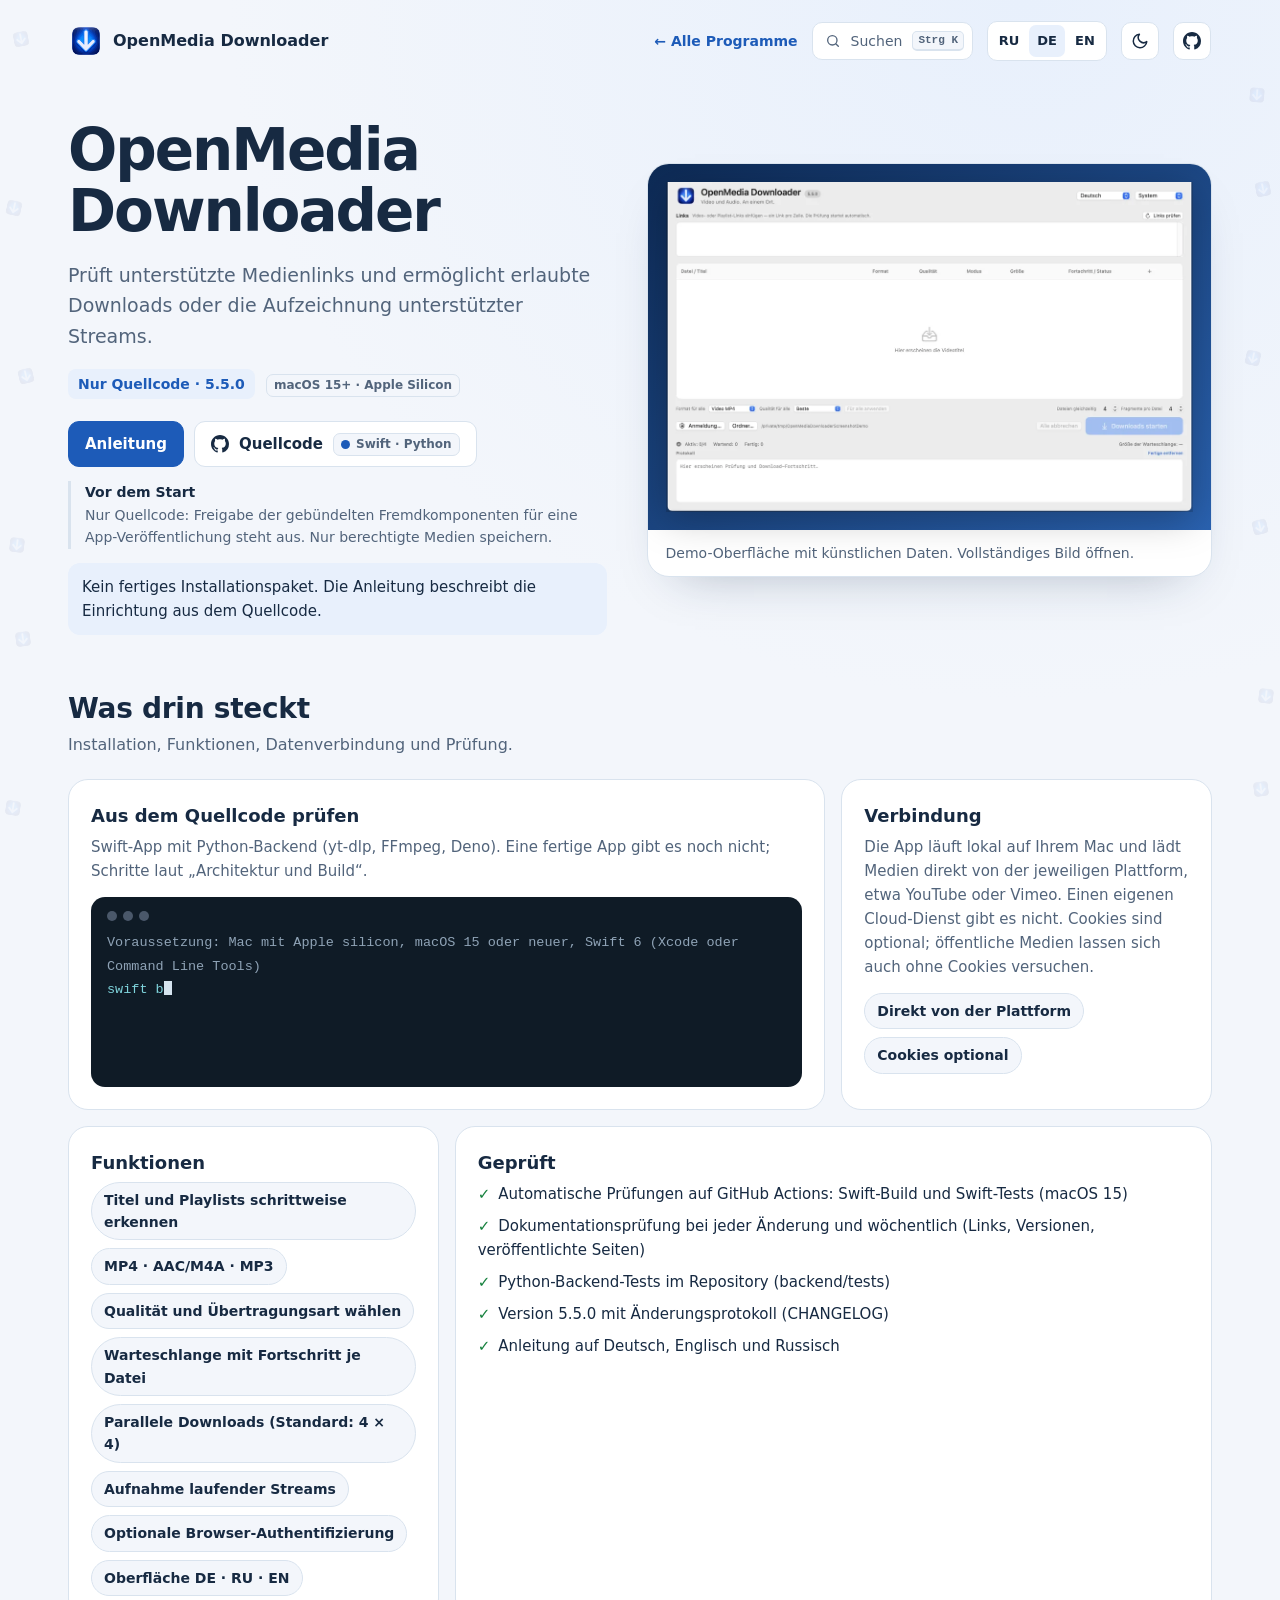
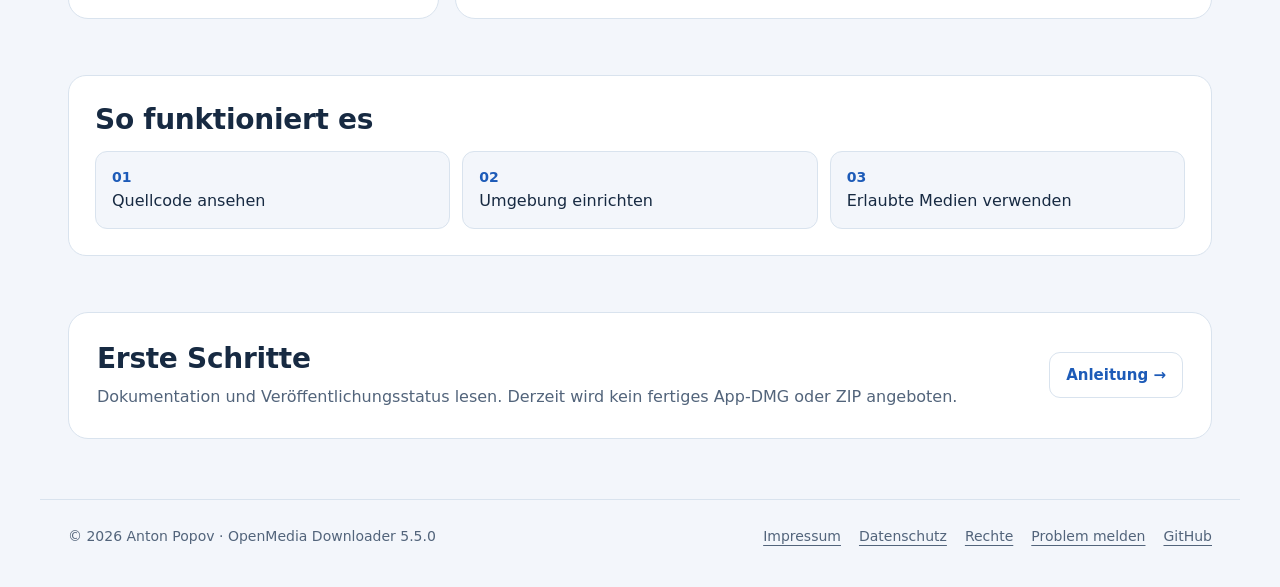
<file: index.html>
<!doctype html>
<html lang="de">
<head>
<meta charset="utf-8">
<meta name="viewport" content="width=device-width,initial-scale=1">
<meta name="color-scheme" content="light dark">
<meta name="description" content="Prüft unterstützte Medienlinks und ermöglicht erlaubte Downloads oder die Aufzeichnung unterstützter Streams.">
<title>OpenMedia Downloader — Prüft unterstützte Medienlinks und ermöglicht erlaubte Downloads oder die Aufzeichnung unterstützter Streams</title>
<link rel="icon" href="presentation-icon.png">
<script src="assets/kit/kit-theme.js"></script><link rel="stylesheet" href="assets/kit/kit.css?v=2026.11.16-1"><script src="assets/kit/programs.js?v=2026.11.16-1" defer></script><script src="assets/kit/kit.js?v=2026.11.16-1" defer></script>
<link rel="stylesheet" href="presentation.css?v=2026.11.16-1">
</head>
<body class="ppk-page">
<a class="ppk-skip" href="#main">Zum Inhalt</a>
<div class="ppk-nav-wrap" id="ppk-nav-wrap">
  <nav class="ppk-nav" aria-label="Hauptnavigation">
    <a class="ppk-brand" href="index.html"><img src="presentation-icon.png" alt="" width="34" height="34"><span>OpenMedia Downloader</span></a>
    <span class="ppk-spacer"></span>
    <a class="ppk-back" href="https://popovantondev.github.io/popovantondev/index.html">← Alle Programme</a>
    <button class="ppk-search-btn" type="button" data-ppk-open-search aria-label="Programme durchsuchen"><span>Suchen</span><kbd>Strg K</kbd></button>
    <div class="ppk-langs"><a href="index-ru.html" lang="ru" hreflang="ru">RU</a><a href="index.html" lang="de" hreflang="de" aria-current="page">DE</a><a href="index-en.html" lang="en" hreflang="en">EN</a></div>
    <button class="ppk-icon-btn ppk-theme-btn" type="button" data-ppk-theme aria-label="Farbschema wechseln"></button>
    <a class="ppk-icon-btn ppk-gh-btn" href="https://github.com/popovantondev/openmedia-downloader" aria-label="GitHub"></a>
  </nav>
</div>
<main class="ppk-shell" id="main">
<div class="ppk-hero">
<div>

<h1>OpenMedia Downloader</h1>
<p class="ppk-lead">Prüft unterstützte Medienlinks und ermöglicht erlaubte Downloads oder die Aufzeichnung unterstützter Streams.</p>
<span class="ppk-status">Nur Quellcode · 5.5.0</span> <span class="ppk-chip ppk-meta-chip">macOS 15+ · Apple Silicon</span>
<div class="ppk-actions">
<a class="ppk-btn ppk-btn-primary" href="Guide-de.html">Anleitung</a>
<a class="ppk-btn ppk-btn-gh" href="https://github.com/popovantondev/openmedia-downloader">Quellcode <span class="ppk-chip"><i class="ppk-dot"></i>Swift · Python</span></a>

</div>
<p class="ppk-requirements"><strong>Vor dem Start</strong>Nur Quellcode: Freigabe der gebündelten Fremdkomponenten für eine App-Veröffentlichung steht aus. Nur berechtigte Medien speichern.</p>
<p class="ppk-notice">Kein fertiges Installationspaket. Die Anleitung beschreibt die Einrichtung aus dem Quellcode.</p>
</div>
<figure class="ppk-preview">
<div class="ppk-stage"><a href="assets/screenshots/de/main-window.png"><img src="assets/web/main-window.ad3499d0.webp" alt="OpenMedia Downloader — Demo-Oberfläche mit künstlichen Daten. Vollständiges Bild öffnen." decoding="async" width="2536" height="1584" fetchpriority="high"></a></div>
<figcaption>Demo-Oberfläche mit künstlichen Daten. Vollständiges Bild öffnen.</figcaption>
</figure>
</div>

<section class="ppk-bento-section ppk-section ppk-reveal">
<h2>Was drin steckt</h2>
<p class="ppk-sub">Installation, Funktionen, Datenverbindung und Prüfung.</p>
<div class="ppk-bento">
<div class="ppk-tile ppk-wide"><h3>Aus dem Quellcode prüfen</h3><p>Swift-App mit Python-Backend (yt-dlp, FFmpeg, Deno). Eine fertige App gibt es noch nicht; Schritte laut „Architektur und Build“.</p><div class="ppk-term" role="group" aria-label="Aus dem Quellcode prüfen"><div class="ppk-term-bar"><i></i><i></i><i></i></div><div class="ppk-term-out"><div class="ppk-dim">Voraussetzung: Mac mit Apple silicon, macOS 15 oder neuer, Swift 6 (Xcode oder Command Line Tools)</div><div class="ppk-ps">swift build</div><div class="ppk-ps">swift test</div><div class="ppk-dim">Das baut und testet nur die Swift-Komponenten – keine vollständige App, keine echten Downloads</div></div></div></div>
<div class="ppk-tile"><h3>Verbindung</h3><p>Die App läuft lokal auf Ihrem Mac und lädt Medien direkt von der jeweiligen Plattform, etwa YouTube oder Vimeo. Einen eigenen Cloud-Dienst gibt es nicht. Cookies sind optional; öffentliche Medien lassen sich auch ohne Cookies versuchen.</p><div class="ppk-chips"><span>Direkt von der Plattform</span><span>Cookies optional</span></div></div>
<div class="ppk-tile"><h3>Funktionen</h3><div class="ppk-chips"><span>Titel und Playlists schrittweise erkennen</span><span>MP4 · AAC/M4A · MP3</span><span>Qualität und Übertragungsart wählen</span><span>Warteschlange mit Fortschritt je Datei</span><span>Parallele Downloads (Standard: 4 × 4)</span><span>Aufnahme laufender Streams</span><span>Optionale Browser-Authentifizierung</span><span>Oberfläche DE · RU · EN</span></div></div>
<div class="ppk-tile ppk-wide"><h3>Geprüft</h3><ul class="ppk-checks"><li>Automatische Prüfungen auf GitHub Actions: Swift-Build und Swift-Tests (macOS 15)</li><li>Dokumentationsprüfung bei jeder Änderung und wöchentlich (Links, Versionen, veröffentlichte Seiten)</li><li>Python-Backend-Tests im Repository (backend/tests)</li><li>Version 5.5.0 mit Änderungsprotokoll (CHANGELOG)</li><li>Anleitung auf Deutsch, Englisch und Russisch</li></ul></div>
</div>
</section>

<section class="ppk-section ppk-process ppk-reveal" aria-labelledby="process-title">
<h2 id="process-title">So funktioniert es</h2>
<ol class="ppk-flow"><li>Quellcode ansehen</li><li>Umgebung einrichten</li><li>Erlaubte Medien verwenden</li></ol>
</section>

<section class="ppk-section ppk-start ppk-reveal">
<div><h2>Erste Schritte</h2><p>Dokumentation und Veröffentlichungsstatus lesen. Derzeit wird kein fertiges App-DMG oder ZIP angeboten.</p></div>
<div class="ppk-actions"><a class="ppk-btn" href="Guide-de.html">Anleitung →</a></div>
</section>
</main>
<footer class="ppk-footer">
<span>© 2026 Anton Popov · OpenMedia Downloader 5.5.0</span>
<nav aria-label="Rechtliches"><a href="https://popovantondev.github.io/popovantondev/impressum.html">Impressum</a><a href="https://popovantondev.github.io/popovantondev/datenschutz.html">Datenschutz</a><a href="https://github.com/popovantondev/openmedia-downloader/blob/main/LICENSE">Rechte</a><a href="https://github.com/popovantondev/openmedia-downloader/issues/new/choose">Problem melden</a><a href="https://github.com/popovantondev/openmedia-downloader">GitHub</a></nav>
</footer>
</body>
</html>
</file>
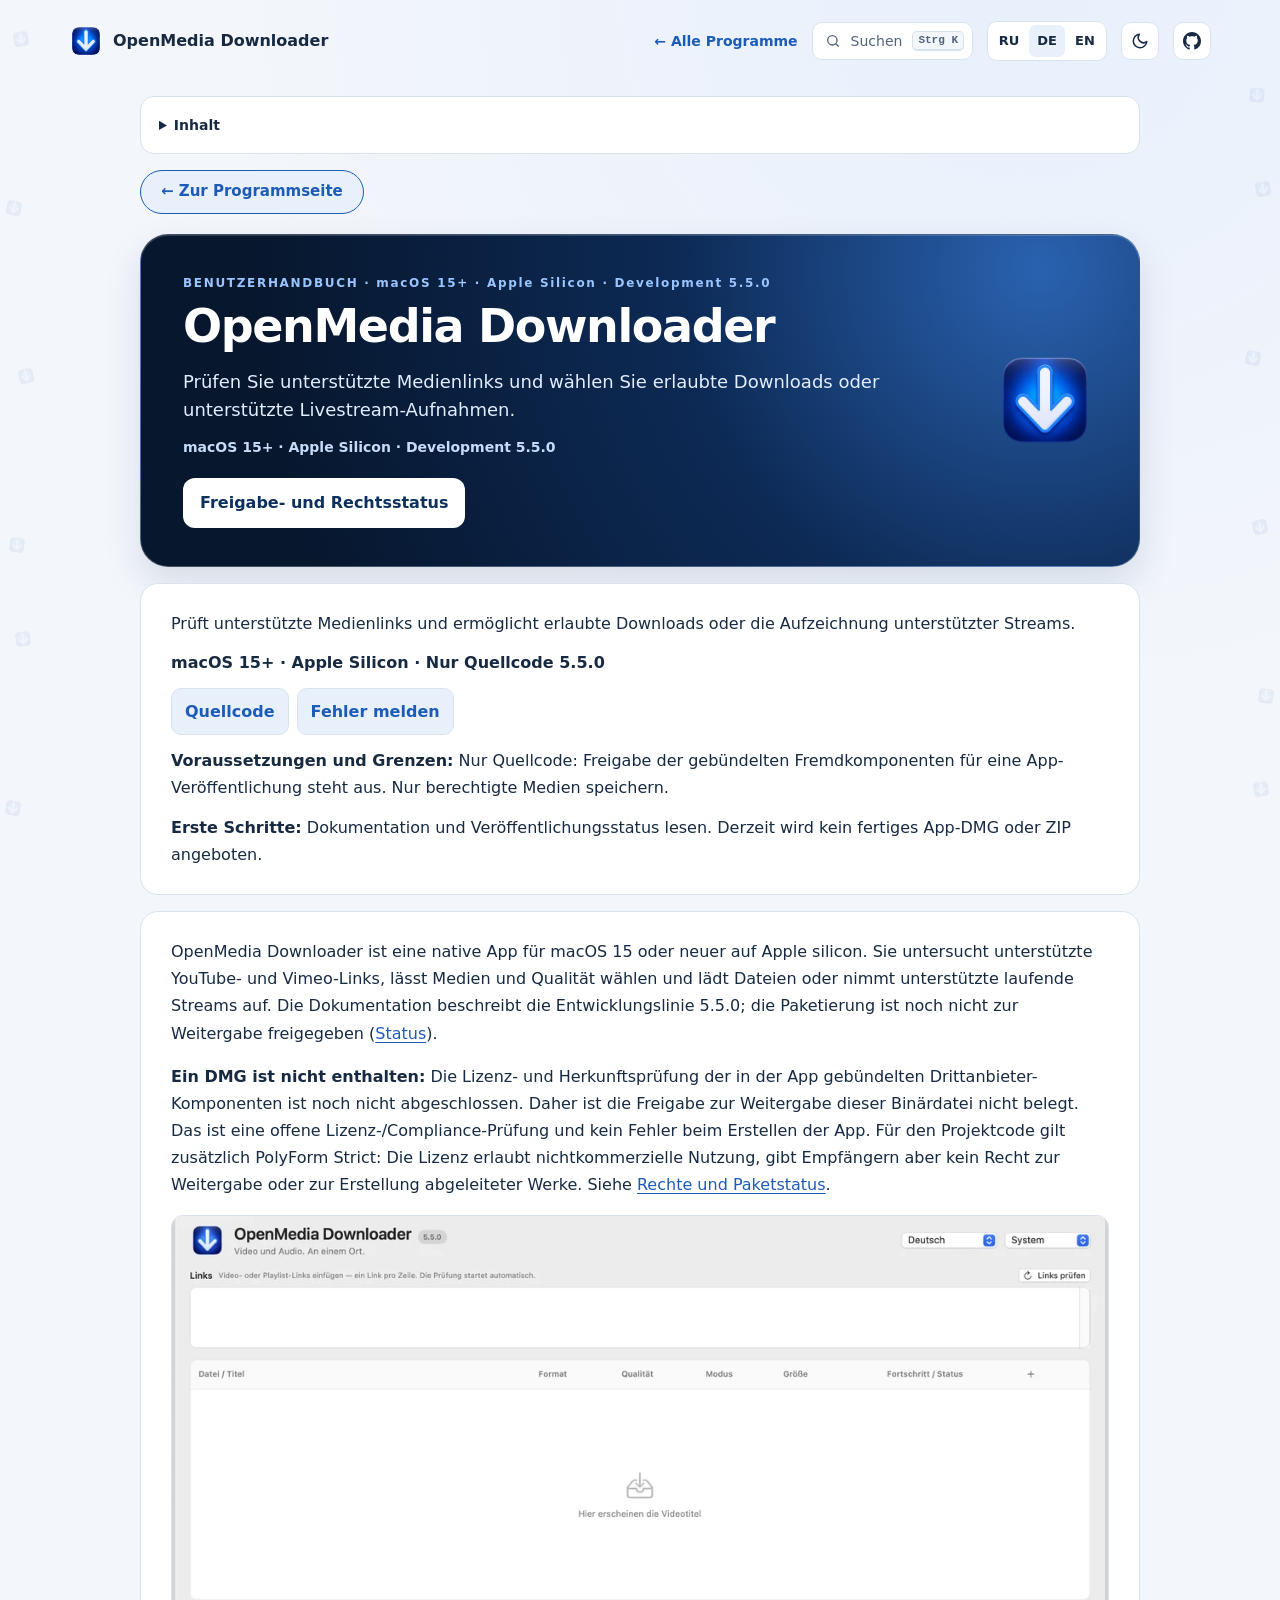
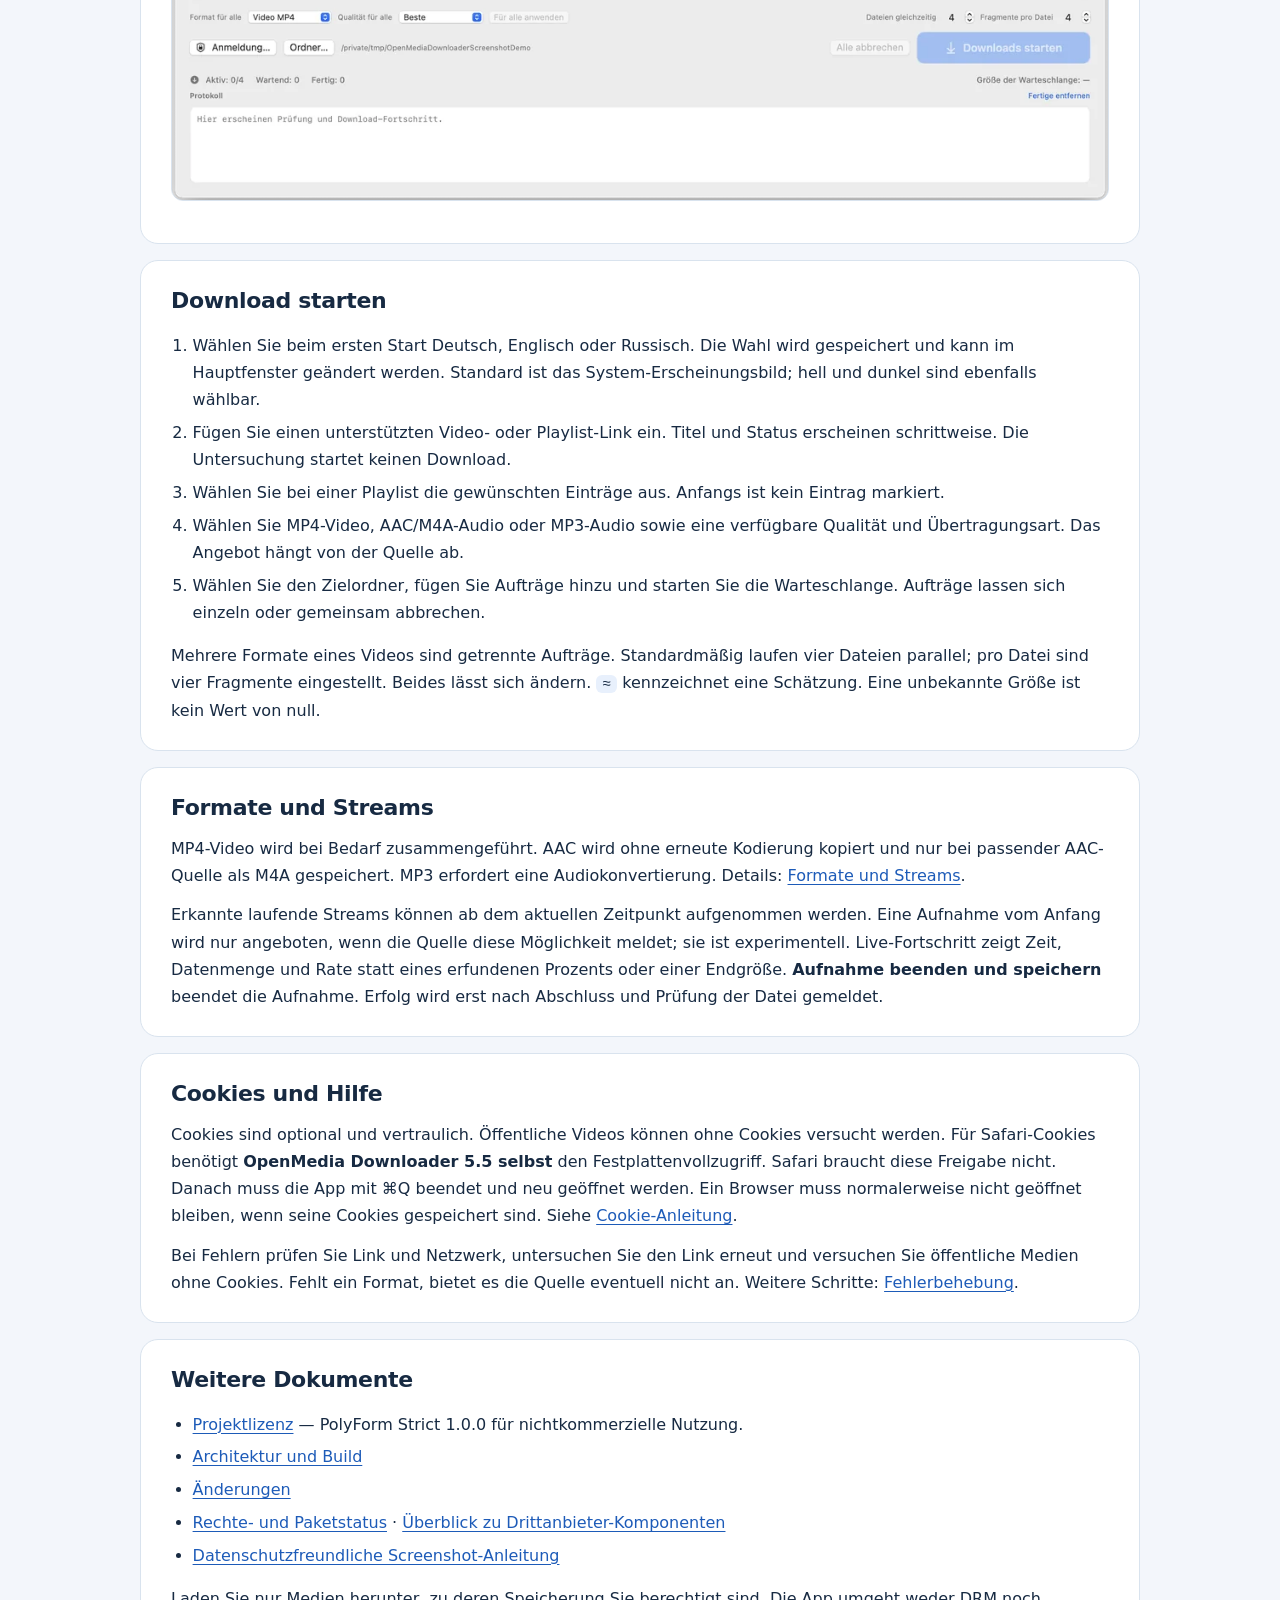
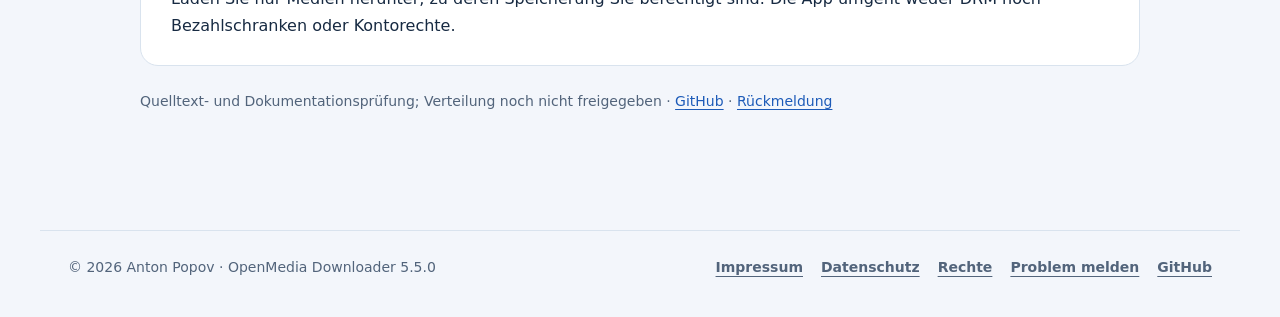
<file: Guide-de.html>
<!doctype html><html lang="de"><head><meta charset="utf-8"><meta name="viewport" content="width=device-width,initial-scale=1"><meta name="theme-color" content="#071a35"><meta name="description" content="Pr&#252;fen Sie unterst&#252;tzte Medienlinks und w&#228;hlen Sie erlaubte Downloads oder unterst&#252;tzte Livestream-Aufnahmen."><title>OpenMedia Downloader — Anleitung</title><style>:root{--ink:#14253d;--muted:#607087;--line:#dbe4f0;--blue:#1677ff;--panel:#fff;--canvas:#f3f6fb}
*{box-sizing:border-box}body{margin:0;background:var(--canvas);color:var(--ink);font:16px/1.72 -apple-system,BlinkMacSystemFont,"Segoe UI",sans-serif}a{color:#075dd1;text-decoration-thickness:1px;text-underline-offset:3px}a:hover{color:#003c91}.shell{width:min(100% - 36px,1000px);margin:0 auto;padding:24px 0 56px}.top{display:flex;align-items:center;justify-content:space-between;gap:18px;margin-bottom:20px}.brand{display:flex;align-items:center;gap:10px;color:var(--ink);font-weight:750;text-decoration:none}.brand-mark{display:grid;width:38px;height:38px;place-items:center;border-radius:12px;background:#e6f0ff;color:#075dd1;font-size:18px;font-weight:800}.brand img{width:38px;height:38px;object-fit:contain}nav{display:flex;gap:8px;flex-wrap:wrap}nav a{padding:7px 12px;border:1px solid var(--line);border-radius:999px;background:#fff;color:#34445b;text-decoration:none;font-size:14px;font-weight:650}nav a[aria-current=page]{background:#e6f0ff;border-color:#b8d3ff;color:#075dd1}.hero{display:grid;grid-template-columns:1fr 104px;gap:24px;align-items:center;padding:38px 42px;border-radius:28px;background:radial-gradient(circle at 90% 10%,#1f5cad 0,#102c55 34%,#07172e 76%);color:#fff;box-shadow:0 16px 38px #0b2b551f}.kicker{margin:0 0 8px;color:#9bc5ff;font-size:12px;letter-spacing:.14em;font-weight:750}.meta{margin:12px 0 0;color:#c7dcfa;font-size:14px;font-weight:650}h1{margin:0;font-size:clamp(30px,5vw,46px);line-height:1.12;letter-spacing:-.03em}.lead{max-width:720px;margin:15px 0 0;color:#e2edff;font-size:18px;line-height:1.55}.brand-mark-large{display:grid;width:92px;height:92px;place-items:center;border:1px solid #ffffff42;border-radius:24px;background:#ffffff12;color:#fff;font-size:38px;font-weight:800}.button{display:inline-block;margin-top:19px;padding:10px 16px;border:1px solid #ffffff5c;border-radius:12px;background:#fff;color:#0c315e;font-weight:700;text-decoration:none}.overview,.topic{margin:16px 0;padding:26px 30px;background:var(--panel);border:1px solid var(--line);border-radius:18px;box-shadow:0 5px 16px #0b2b5507}.overview p:first-child{margin-top:0}.overview img{display:block;max-width:100%;height:auto;margin:16px auto;border:1px solid var(--line);border-radius:12px}.overview table,.topic table{display:block;max-width:100%;overflow-x:auto;border-collapse:collapse}.overview th,.overview td,.topic th,.topic td{padding:8px 10px;border:1px solid var(--line);text-align:left}.topic h2{margin:0 0 12px;font-size:22px;line-height:1.3;letter-spacing:-.015em}.topic h3{margin:22px 0 8px;font-size:18px;line-height:1.35}.topic p{margin:0 0 12px}.topic p:last-child{margin-bottom:0}.topic ul,.topic ol{padding-left:1.35em}.topic li{margin:.35em 0}.topic th{background:#eef4fc}.topic pre{max-width:100%;overflow:auto;padding:16px;border-radius:12px;background:#0b1b31;color:#e5efff}.topic code{padding:.12em .35em;border-radius:5px;background:#edf2f8}.topic pre code{padding:0;background:transparent;color:inherit}.topic blockquote{margin:12px 0;padding:4px 16px;border-left:3px solid #8bbaff;color:var(--muted)}footer{margin-top:24px;padding:20px 10px;color:var(--muted);text-align:center;font-size:14px}@media(max-width:620px){.shell{width:min(100% - 22px,1000px);padding-top:12px}.top{align-items:flex-start;flex-direction:column}.hero{grid-template-columns:1fr 66px;padding:26px 22px;border-radius:20px;gap:12px}.brand-mark-large{width:66px;height:66px;font-size:28px;border-radius:18px}.lead{font-size:16px}.overview,.topic{padding:21px 19px}}@media print{body{background:#fff}.shell{width:100%;padding:0}.top nav,.button{break-inside:avoid}.hero,.topic,.overview{box-shadow:none}.topic{break-inside:avoid}}
/* Use the application's real artwork in the guide header. */
.brand-mark{display:grid;flex:none;width:38px;height:38px;place-items:center;overflow:hidden;border-radius:10px;background:#ffffff18}
.brand-mark img{display:block;width:100%;height:100%;padding:2px;object-fit:contain}
.brand-mark-large{display:grid;box-sizing:border-box;width:104px;height:104px;padding:8px;place-items:center;overflow:hidden;border:1px solid #ffffff48;border-radius:24px;background:#ffffff12;font-size:0}
.brand-mark-large img{display:block;width:100%;height:100%;object-fit:contain}
.brand-mark-large.preview-art img{padding:0;object-fit:cover}
@media(max-width:620px){.brand-mark-large{width:66px;height:66px;padding:5px;border-radius:18px}}

/* Let the app artwork stand on its own without an extra tile. */
.brand-mark,
.brand-mark-large,
.brand-mark-large.preview-art {
  padding: 0;
  border: 0;
  border-radius: 0;
  background: transparent;
  box-shadow: none;
}
.brand-mark img,
.brand-mark-large img,
.brand-mark-large.preview-art img {
  padding: 0;
  border: 0;
  border-radius: 0;
  background: transparent;
  box-shadow: none;
}
.release-summary code{overflow-wrap:anywhere}.release-actions{display:flex;gap:8px;flex-wrap:wrap}.release-link{display:inline-block;padding:9px 13px;border:1px solid #bdd1ed;border-radius:10px;background:#edf4ff;color:#0753ad;font-weight:650;text-decoration:none}.release-link:focus-visible{outline:3px solid #1677ff;outline-offset:3px}
</style><!-- ppk-head:start --><meta name="color-scheme" content="light dark"><link rel="icon" href="presentation-icon.png"><script src="assets/kit/kit-theme.js"></script><link rel="stylesheet" href="assets/kit/kit.css?v=2026.11.16-1"><script src="assets/kit/programs.js?v=2026.11.16-1" defer></script><script src="assets/kit/kit.js?v=2026.11.16-1" defer></script><link rel="stylesheet" href="guide-kit.css?v=2026.11.16-1-52d1c50a"><!-- ppk-head:end --></head><body class="ppk-page ppk-prose">
<!-- ppk-nav:start --><a class="ppk-skip" href="#main-content">Zum Inhalt</a>
<div class="ppk-nav-wrap" id="ppk-nav-wrap">
  <nav class="ppk-nav" aria-label="Hauptnavigation">
    <a class="ppk-brand" href="index.html"><img src="presentation-icon.png" alt="" width="34" height="34"><span>OpenMedia Downloader</span></a>
    <span class="ppk-spacer"></span>
    <a class="ppk-back" href="https://popovantondev.github.io/popovantondev/index.html">← Alle Programme</a>
    <button class="ppk-search-btn" type="button" data-ppk-open-search aria-label="Programme durchsuchen"><span>Suchen</span><kbd>Strg K</kbd></button>
    <div class="ppk-langs"><a href="Guide-ru.html" lang="ru" hreflang="ru">RU</a><a href="Guide-de.html" lang="de" hreflang="de" aria-current="page">DE</a><a href="Guide-en.html" lang="en" hreflang="en">EN</a></div>
    <button class="ppk-icon-btn ppk-theme-btn" type="button" data-ppk-theme aria-label="Farbschema wechseln"></button>
    <a class="ppk-icon-btn ppk-gh-btn" href="https://github.com/popovantondev/openmedia-downloader" aria-label="GitHub"></a>
  </nav>
</div><!-- ppk-nav:end -->
<div class="shell"><aside class="guide-tools"><details><summary>Inhalt</summary><ol><li><a href="#download-starten">Download starten</a></li><li><a href="#formate-und-streams">Formate und Streams</a></li><li><a href="#cookies-und-hilfe">Cookies und Hilfe</a></li><li><a href="#weitere-dokumente">Weitere Dokumente</a></li></ol></details></aside>
<main id="main-content">
<!-- ppk-guide-home:start --><p class="guide-home"><a class="guide-home-link" href="index.html">← Zur Programmseite</a></p><!-- ppk-guide-home:end -->
<section class="hero"><div><p class="kicker">BENUTZERHANDBUCH &#183; macOS 15+ &#183; Apple Silicon &#183; Development 5.5.0</p><h1>OpenMedia Downloader</h1><p class="lead">Pr&#252;fen Sie unterst&#252;tzte Medienlinks und w&#228;hlen Sie erlaubte Downloads oder unterst&#252;tzte Livestream-Aufnahmen.</p><p class="meta">macOS 15+ &#183; Apple Silicon &#183; Development 5.5.0</p><a class="button" href="https://github.com/popovantondev/openmedia-downloader/releases">Freigabe- und Rechtsstatus</a></div><div class="brand-mark-large"><img src="assets/web/AppIcon.565da0a7.webp" alt="" width="1024" height="1024" decoding="async"></div></section>
<!-- public-release:start -->
<section class="topic release-summary" aria-label="Erste Schritte">
<p>Prüft unterstützte Medienlinks und ermöglicht erlaubte Downloads oder die Aufzeichnung unterstützter Streams.</p>
<p><strong>macOS 15+ · Apple Silicon · Nur Quellcode 5.5.0</strong></p>
<p class="release-actions"><a class="release-link" href="https://github.com/popovantondev/openmedia-downloader">Quellcode</a> <a class="release-link" href="https://github.com/popovantondev/openmedia-downloader/issues/new/choose">Fehler melden</a></p>
<p><strong>Voraussetzungen und Grenzen:</strong> Nur Quellcode: Freigabe der gebündelten Fremdkomponenten für eine App-Veröffentlichung steht aus. Nur berechtigte Medien speichern.</p>
<p><strong>Erste Schritte:</strong> Dokumentation und Veröffentlichungsstatus lesen. Derzeit wird kein fertiges App-DMG oder ZIP angeboten.</p>
</section>
<!-- public-release:end -->
<section class="overview">
<p>OpenMedia Downloader ist eine native App für macOS 15 oder neuer auf Apple silicon. Sie untersucht unterstützte YouTube- und Vimeo-Links, lässt Medien und Qualität wählen und lädt Dateien oder nimmt unterstützte laufende Streams auf. Die Dokumentation beschreibt die Entwicklungslinie 5.5.0; die Paketierung ist noch nicht zur Weitergabe freigegeben (<a href="https://github.com/popovantondev/openmedia-downloader/blob/main/docs/RIGHTS_DE.md">Status</a>).</p>
<p><strong>Ein DMG ist nicht enthalten:</strong> Die Lizenz- und Herkunftsprüfung der in der App gebündelten Drittanbieter-Komponenten ist noch nicht abgeschlossen. Daher ist die Freigabe zur Weitergabe dieser Binärdatei nicht belegt. Das ist eine offene Lizenz-/Compliance-Prüfung und kein Fehler beim Erstellen der App. Für den Projektcode gilt zusätzlich PolyForm Strict: Die Lizenz erlaubt nichtkommerzielle Nutzung, gibt Empfängern aber kein Recht zur Weitergabe oder zur Erstellung abgeleiteter Werke. Siehe <a href="https://github.com/popovantondev/openmedia-downloader/blob/main/docs/RIGHTS_DE.md">Rechte und Paketstatus</a>.</p>
<p><a class="guide-full-image" href="assets/screenshots/de/main-window.png" aria-label="Vollständiges Bild öffnen"><img src="assets/web/main-window.ad3499d0.webp" alt="Hauptfenster von OpenMedia Downloader auf Deutsch" width="2536" height="1584" loading="lazy" decoding="async" /></a></p>
</section><section class="topic"><h2 id="download-starten">Download starten</h2>
<ol>
<li>Wählen Sie beim ersten Start Deutsch, Englisch oder Russisch. Die Wahl wird gespeichert und kann im Hauptfenster geändert werden. Standard ist das System-Erscheinungsbild; hell und dunkel sind ebenfalls wählbar.</li>
<li>Fügen Sie einen unterstützten Video- oder Playlist-Link ein. Titel und Status erscheinen schrittweise. Die Untersuchung startet keinen Download.</li>
<li>Wählen Sie bei einer Playlist die gewünschten Einträge aus. Anfangs ist kein Eintrag markiert.</li>
<li>Wählen Sie MP4-Video, AAC/M4A-Audio oder MP3-Audio sowie eine verfügbare Qualität und Übertragungsart. Das Angebot hängt von der Quelle ab.</li>
<li>Wählen Sie den Zielordner, fügen Sie Aufträge hinzu und starten Sie die Warteschlange. Aufträge lassen sich einzeln oder gemeinsam abbrechen.</li>
</ol>
<p>Mehrere Formate eines Videos sind getrennte Aufträge. Standardmäßig laufen vier Dateien parallel; pro Datei sind vier Fragmente eingestellt. Beides lässt sich ändern. <code>≈</code> kennzeichnet eine Schätzung. Eine unbekannte Größe ist kein Wert von null.</p>
</section><section class="topic"><h2 id="formate-und-streams">Formate und Streams</h2>
<p>MP4-Video wird bei Bedarf zusammengeführt. AAC wird ohne erneute Kodierung kopiert und nur bei passender AAC-Quelle als M4A gespeichert. MP3 erfordert eine Audiokonvertierung. Details: <a href="https://github.com/popovantondev/openmedia-downloader/blob/main/docs/FORMATS_AND_STREAMS.md">Formate und Streams</a>.</p>
<p>Erkannte laufende Streams können ab dem aktuellen Zeitpunkt aufgenommen werden. Eine Aufnahme vom Anfang wird nur angeboten, wenn die Quelle diese Möglichkeit meldet; sie ist experimentell. Live-Fortschritt zeigt Zeit, Datenmenge und Rate statt eines erfundenen Prozents oder einer Endgröße. <strong>Aufnahme beenden und speichern</strong> beendet die Aufnahme. Erfolg wird erst nach Abschluss und Prüfung der Datei gemeldet.</p>
</section><section class="topic"><h2 id="cookies-und-hilfe">Cookies und Hilfe</h2>
<p>Cookies sind optional und vertraulich. Öffentliche Videos können ohne Cookies versucht werden. Für Safari-Cookies benötigt <strong>OpenMedia Downloader 5.5 selbst</strong> den Festplattenvollzugriff. Safari braucht diese Freigabe nicht. Danach muss die App mit ⌘Q beendet und neu geöffnet werden. Ein Browser muss normalerweise nicht geöffnet bleiben, wenn seine Cookies gespeichert sind. Siehe <a href="https://github.com/popovantondev/openmedia-downloader/blob/main/docs/COOKIES.md">Cookie-Anleitung</a>.</p>
<p>Bei Fehlern prüfen Sie Link und Netzwerk, untersuchen Sie den Link erneut und versuchen Sie öffentliche Medien ohne Cookies. Fehlt ein Format, bietet es die Quelle eventuell nicht an. Weitere Schritte: <a href="https://github.com/popovantondev/openmedia-downloader/blob/main/docs/TROUBLESHOOTING.md">Fehlerbehebung</a>.</p>
</section><section class="topic"><h2 id="weitere-dokumente">Weitere Dokumente</h2>
<ul>
<li><a href="https://github.com/popovantondev/openmedia-downloader/blob/main/LICENSE">Projektlizenz</a> — PolyForm Strict 1.0.0 für nichtkommerzielle Nutzung.</li>
<li><a href="https://github.com/popovantondev/openmedia-downloader/blob/main/docs/ARCHITEKTUR_BUILD.md">Architektur und Build</a></li>
<li><a href="https://github.com/popovantondev/openmedia-downloader/blob/main/CHANGELOG.md">Änderungen</a></li>
<li><a href="https://github.com/popovantondev/openmedia-downloader/blob/main/docs/RIGHTS_DE.md">Rechte- und Paketstatus</a> · <a href="https://github.com/popovantondev/openmedia-downloader/blob/main/docs/THIRD_PARTY_OVERVIEW_DE.md">Überblick zu Drittanbieter-Komponenten</a></li>
<li><a href="https://github.com/popovantondev/openmedia-downloader/blob/main/docs/SCREENSHOTS.md">Datenschutzfreundliche Screenshot-Anleitung</a></li>
</ul>
<p>Laden Sie nur Medien herunter, zu deren Speicherung Sie berechtigt sind. Die App umgeht weder DRM noch Bezahlschranken oder Kontorechte.</p>
</section></main><div class="guide-note">Quelltext- und Dokumentationspr&#252;fung; Verteilung noch nicht freigegeben · <a href="https://github.com/popovantondev/openmedia-downloader">GitHub</a> · <a href="https://github.com/popovantondev/openmedia-downloader/issues/new/choose">Rückmeldung</a></div></div>
<footer class="ppk-footer">
<span>© 2026 Anton Popov · OpenMedia Downloader 5.5.0</span>
<nav aria-label="Rechtliches"><a href="https://popovantondev.github.io/popovantondev/impressum.html">Impressum</a><a href="https://popovantondev.github.io/popovantondev/datenschutz.html">Datenschutz</a><a href="https://github.com/popovantondev/openmedia-downloader/blob/main/LICENSE">Rechte</a><a href="https://github.com/popovantondev/openmedia-downloader/issues/new/choose">Problem melden</a><a href="https://github.com/popovantondev/openmedia-downloader">GitHub</a></nav>
</footer>
</body></html>
</file>
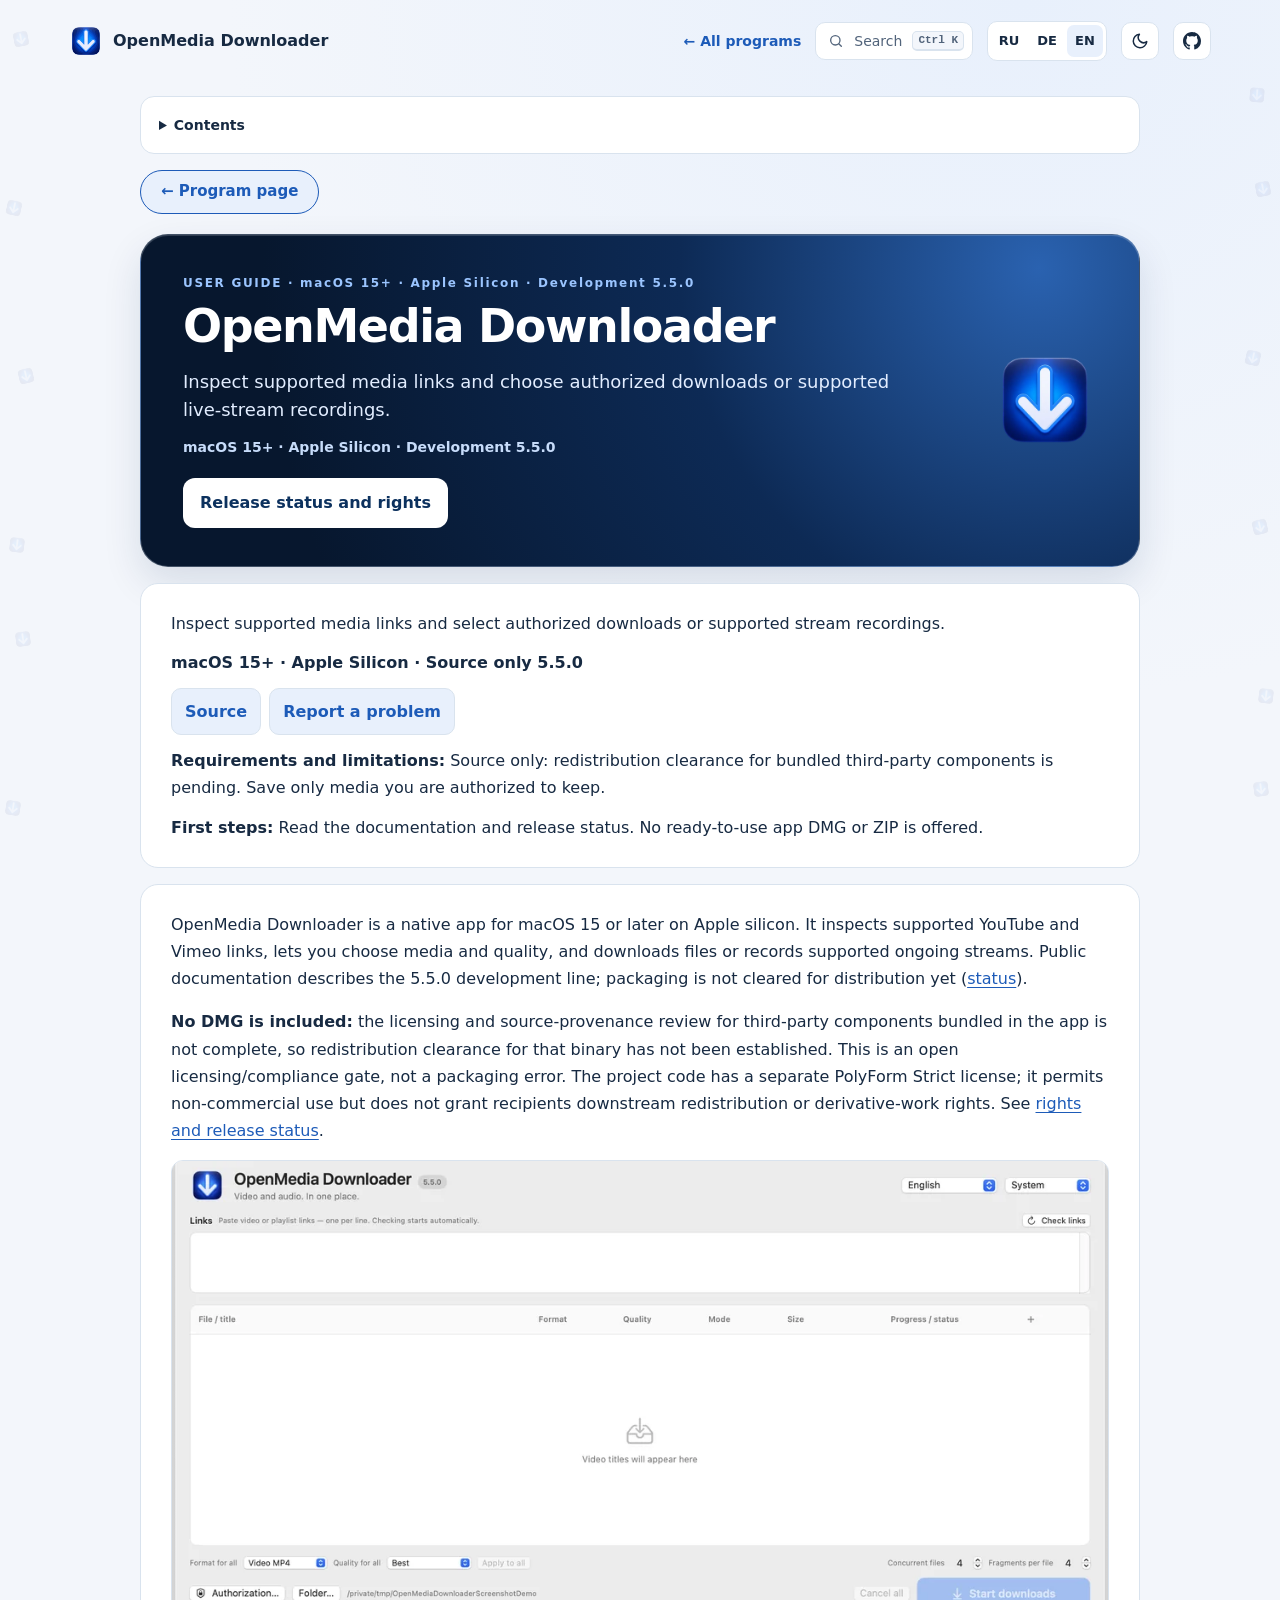
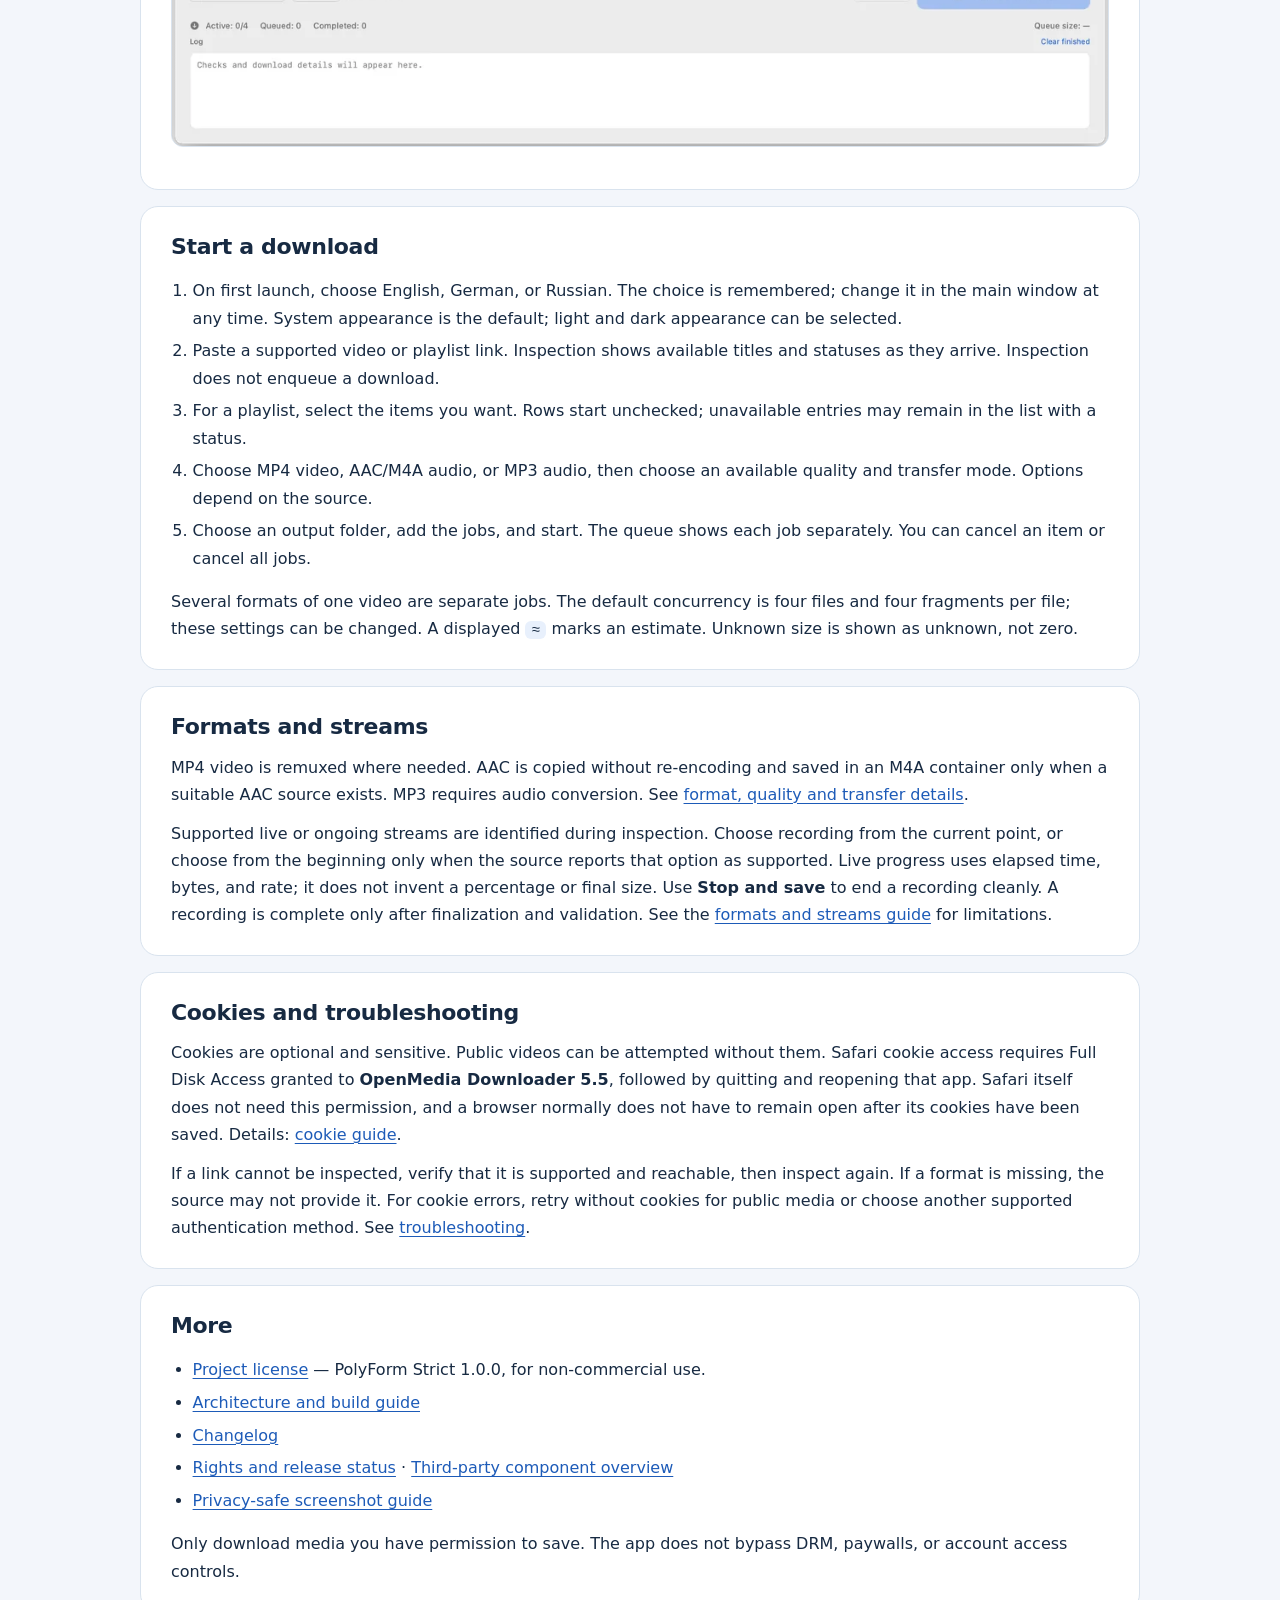
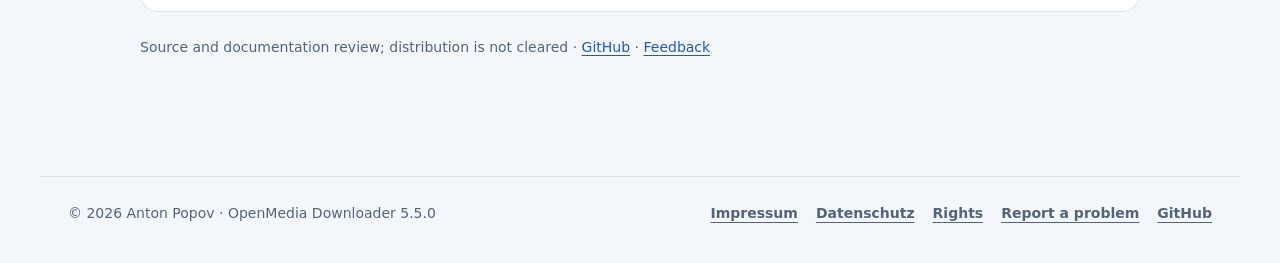
<file: Guide-en.html>
<!doctype html><html lang="en"><head><meta charset="utf-8"><meta name="viewport" content="width=device-width,initial-scale=1"><meta name="theme-color" content="#071a35"><meta name="description" content="Inspect supported media links and choose authorized downloads or supported live-stream recordings."><title>OpenMedia Downloader — User guide</title><style>:root{--ink:#14253d;--muted:#607087;--line:#dbe4f0;--blue:#1677ff;--panel:#fff;--canvas:#f3f6fb}
*{box-sizing:border-box}body{margin:0;background:var(--canvas);color:var(--ink);font:16px/1.72 -apple-system,BlinkMacSystemFont,"Segoe UI",sans-serif}a{color:#075dd1;text-decoration-thickness:1px;text-underline-offset:3px}a:hover{color:#003c91}.shell{width:min(100% - 36px,1000px);margin:0 auto;padding:24px 0 56px}.top{display:flex;align-items:center;justify-content:space-between;gap:18px;margin-bottom:20px}.brand{display:flex;align-items:center;gap:10px;color:var(--ink);font-weight:750;text-decoration:none}.brand-mark{display:grid;width:38px;height:38px;place-items:center;border-radius:12px;background:#e6f0ff;color:#075dd1;font-size:18px;font-weight:800}.brand img{width:38px;height:38px;object-fit:contain}nav{display:flex;gap:8px;flex-wrap:wrap}nav a{padding:7px 12px;border:1px solid var(--line);border-radius:999px;background:#fff;color:#34445b;text-decoration:none;font-size:14px;font-weight:650}nav a[aria-current=page]{background:#e6f0ff;border-color:#b8d3ff;color:#075dd1}.hero{display:grid;grid-template-columns:1fr 104px;gap:24px;align-items:center;padding:38px 42px;border-radius:28px;background:radial-gradient(circle at 90% 10%,#1f5cad 0,#102c55 34%,#07172e 76%);color:#fff;box-shadow:0 16px 38px #0b2b551f}.kicker{margin:0 0 8px;color:#9bc5ff;font-size:12px;letter-spacing:.14em;font-weight:750}.meta{margin:12px 0 0;color:#c7dcfa;font-size:14px;font-weight:650}h1{margin:0;font-size:clamp(30px,5vw,46px);line-height:1.12;letter-spacing:-.03em}.lead{max-width:720px;margin:15px 0 0;color:#e2edff;font-size:18px;line-height:1.55}.brand-mark-large{display:grid;width:92px;height:92px;place-items:center;border:1px solid #ffffff42;border-radius:24px;background:#ffffff12;color:#fff;font-size:38px;font-weight:800}.button{display:inline-block;margin-top:19px;padding:10px 16px;border:1px solid #ffffff5c;border-radius:12px;background:#fff;color:#0c315e;font-weight:700;text-decoration:none}.overview,.topic{margin:16px 0;padding:26px 30px;background:var(--panel);border:1px solid var(--line);border-radius:18px;box-shadow:0 5px 16px #0b2b5507}.overview p:first-child{margin-top:0}.overview img{display:block;max-width:100%;height:auto;margin:16px auto;border:1px solid var(--line);border-radius:12px}.overview table,.topic table{display:block;max-width:100%;overflow-x:auto;border-collapse:collapse}.overview th,.overview td,.topic th,.topic td{padding:8px 10px;border:1px solid var(--line);text-align:left}.topic h2{margin:0 0 12px;font-size:22px;line-height:1.3;letter-spacing:-.015em}.topic h3{margin:22px 0 8px;font-size:18px;line-height:1.35}.topic p{margin:0 0 12px}.topic p:last-child{margin-bottom:0}.topic ul,.topic ol{padding-left:1.35em}.topic li{margin:.35em 0}.topic th{background:#eef4fc}.topic pre{max-width:100%;overflow:auto;padding:16px;border-radius:12px;background:#0b1b31;color:#e5efff}.topic code{padding:.12em .35em;border-radius:5px;background:#edf2f8}.topic pre code{padding:0;background:transparent;color:inherit}.topic blockquote{margin:12px 0;padding:4px 16px;border-left:3px solid #8bbaff;color:var(--muted)}footer{margin-top:24px;padding:20px 10px;color:var(--muted);text-align:center;font-size:14px}@media(max-width:620px){.shell{width:min(100% - 22px,1000px);padding-top:12px}.top{align-items:flex-start;flex-direction:column}.hero{grid-template-columns:1fr 66px;padding:26px 22px;border-radius:20px;gap:12px}.brand-mark-large{width:66px;height:66px;font-size:28px;border-radius:18px}.lead{font-size:16px}.overview,.topic{padding:21px 19px}}@media print{body{background:#fff}.shell{width:100%;padding:0}.top nav,.button{break-inside:avoid}.hero,.topic,.overview{box-shadow:none}.topic{break-inside:avoid}}
/* Use the application's real artwork in the guide header. */
.brand-mark{display:grid;flex:none;width:38px;height:38px;place-items:center;overflow:hidden;border-radius:10px;background:#ffffff18}
.brand-mark img{display:block;width:100%;height:100%;padding:2px;object-fit:contain}
.brand-mark-large{display:grid;box-sizing:border-box;width:104px;height:104px;padding:8px;place-items:center;overflow:hidden;border:1px solid #ffffff48;border-radius:24px;background:#ffffff12;font-size:0}
.brand-mark-large img{display:block;width:100%;height:100%;object-fit:contain}
.brand-mark-large.preview-art img{padding:0;object-fit:cover}
@media(max-width:620px){.brand-mark-large{width:66px;height:66px;padding:5px;border-radius:18px}}

/* Let the app artwork stand on its own without an extra tile. */
.brand-mark,
.brand-mark-large,
.brand-mark-large.preview-art {
  padding: 0;
  border: 0;
  border-radius: 0;
  background: transparent;
  box-shadow: none;
}
.brand-mark img,
.brand-mark-large img,
.brand-mark-large.preview-art img {
  padding: 0;
  border: 0;
  border-radius: 0;
  background: transparent;
  box-shadow: none;
}
.release-summary code{overflow-wrap:anywhere}.release-actions{display:flex;gap:8px;flex-wrap:wrap}.release-link{display:inline-block;padding:9px 13px;border:1px solid #bdd1ed;border-radius:10px;background:#edf4ff;color:#0753ad;font-weight:650;text-decoration:none}.release-link:focus-visible{outline:3px solid #1677ff;outline-offset:3px}
</style><!-- ppk-head:start --><meta name="color-scheme" content="light dark"><link rel="icon" href="presentation-icon.png"><script src="assets/kit/kit-theme.js"></script><link rel="stylesheet" href="assets/kit/kit.css?v=2026.11.16-1"><script src="assets/kit/programs.js?v=2026.11.16-1" defer></script><script src="assets/kit/kit.js?v=2026.11.16-1" defer></script><link rel="stylesheet" href="guide-kit.css?v=2026.11.16-1-52d1c50a"><!-- ppk-head:end --></head><body class="ppk-page ppk-prose">
<!-- ppk-nav:start --><a class="ppk-skip" href="#main-content">Skip to content</a>
<div class="ppk-nav-wrap" id="ppk-nav-wrap">
  <nav class="ppk-nav" aria-label="Main navigation">
    <a class="ppk-brand" href="index-en.html"><img src="presentation-icon.png" alt="" width="34" height="34"><span>OpenMedia Downloader</span></a>
    <span class="ppk-spacer"></span>
    <a class="ppk-back" href="https://popovantondev.github.io/popovantondev/index-en.html">← All programs</a>
    <button class="ppk-search-btn" type="button" data-ppk-open-search aria-label="Search programs"><span>Search</span><kbd>Ctrl K</kbd></button>
    <div class="ppk-langs"><a href="Guide-ru.html" lang="ru" hreflang="ru">RU</a><a href="Guide-de.html" lang="de" hreflang="de">DE</a><a href="Guide-en.html" lang="en" hreflang="en" aria-current="page">EN</a></div>
    <button class="ppk-icon-btn ppk-theme-btn" type="button" data-ppk-theme aria-label="Switch colour scheme"></button>
    <a class="ppk-icon-btn ppk-gh-btn" href="https://github.com/popovantondev/openmedia-downloader" aria-label="GitHub"></a>
  </nav>
</div><!-- ppk-nav:end -->
<div class="shell"><aside class="guide-tools"><details><summary>Contents</summary><ol><li><a href="#start-a-download">Start a download</a></li><li><a href="#formats-and-streams">Formats and streams</a></li><li><a href="#cookies-and-troubleshooting">Cookies and troubleshooting</a></li><li><a href="#more">More</a></li></ol></details></aside>
<main id="main-content">
<!-- ppk-guide-home:start --><p class="guide-home"><a class="guide-home-link" href="index-en.html">← Program page</a></p><!-- ppk-guide-home:end -->
<section class="hero"><div><p class="kicker">USER GUIDE &#183; macOS 15+ &#183; Apple Silicon &#183; Development 5.5.0</p><h1>OpenMedia Downloader</h1><p class="lead">Inspect supported media links and choose authorized downloads or supported live-stream recordings.</p><p class="meta">macOS 15+ &#183; Apple Silicon &#183; Development 5.5.0</p><a class="button" href="https://github.com/popovantondev/openmedia-downloader/releases">Release status and rights</a></div><div class="brand-mark-large"><img src="assets/web/AppIcon.565da0a7.webp" alt="" width="1024" height="1024" decoding="async"></div></section>
<!-- public-release:start -->
<section class="topic release-summary" aria-label="First steps">
<p>Inspect supported media links and select authorized downloads or supported stream recordings.</p>
<p><strong>macOS 15+ · Apple Silicon · Source only 5.5.0</strong></p>
<p class="release-actions"><a class="release-link" href="https://github.com/popovantondev/openmedia-downloader">Source</a> <a class="release-link" href="https://github.com/popovantondev/openmedia-downloader/issues/new/choose">Report a problem</a></p>
<p><strong>Requirements and limitations:</strong> Source only: redistribution clearance for bundled third-party components is pending. Save only media you are authorized to keep.</p>
<p><strong>First steps:</strong> Read the documentation and release status. No ready-to-use app DMG or ZIP is offered.</p>
</section>
<!-- public-release:end -->
<section class="overview">
<p>OpenMedia Downloader is a native app for macOS 15 or later on Apple silicon. It inspects supported YouTube and Vimeo links, lets you choose media and quality, and downloads files or records supported ongoing streams. Public documentation describes the 5.5.0 development line; packaging is not cleared for distribution yet (<a href="https://github.com/popovantondev/openmedia-downloader/blob/main/docs/RIGHTS_EN.md">status</a>).</p>
<p><strong>No DMG is included:</strong> the licensing and source-provenance review for third-party components bundled in the app is not complete, so redistribution clearance for that binary has not been established. This is an open licensing/compliance gate, not a packaging error. The project code has a separate PolyForm Strict license; it permits non-commercial use but does not grant recipients downstream redistribution or derivative-work rights. See <a href="https://github.com/popovantondev/openmedia-downloader/blob/main/docs/RIGHTS_EN.md">rights and release status</a>.</p>
<p><a class="guide-full-image" href="assets/screenshots/en/main-window.png" aria-label="Open the full image"><img src="assets/web/main-window.f3fef7b5.webp" alt="OpenMedia Downloader main window in English" width="2536" height="1584" loading="lazy" decoding="async" /></a></p>
</section><section class="topic"><h2 id="start-a-download">Start a download</h2>
<ol>
<li>On first launch, choose English, German, or Russian. The choice is remembered; change it in the main window at any time. System appearance is the default; light and dark appearance can be selected.</li>
<li>Paste a supported video or playlist link. Inspection shows available titles and statuses as they arrive. Inspection does not enqueue a download.</li>
<li>For a playlist, select the items you want. Rows start unchecked; unavailable entries may remain in the list with a status.</li>
<li>Choose MP4 video, AAC/M4A audio, or MP3 audio, then choose an available quality and transfer mode. Options depend on the source.</li>
<li>Choose an output folder, add the jobs, and start. The queue shows each job separately. You can cancel an item or cancel all jobs.</li>
</ol>
<p>Several formats of one video are separate jobs. The default concurrency is four files and four fragments per file; these settings can be changed. A displayed <code>≈</code> marks an estimate. Unknown size is shown as unknown, not zero.</p>
</section><section class="topic"><h2 id="formats-and-streams">Formats and streams</h2>
<p>MP4 video is remuxed where needed. AAC is copied without re-encoding and saved in an M4A container only when a suitable AAC source exists. MP3 requires audio conversion. See <a href="https://github.com/popovantondev/openmedia-downloader/blob/main/docs/FORMATS_AND_STREAMS_EN.md">format, quality and transfer details</a>.</p>
<p>Supported live or ongoing streams are identified during inspection. Choose recording from the current point, or choose from the beginning only when the source reports that option as supported. Live progress uses elapsed time, bytes, and rate; it does not invent a percentage or final size. Use <strong>Stop and save</strong> to end a recording cleanly. A recording is complete only after finalization and validation. See the <a href="https://github.com/popovantondev/openmedia-downloader/blob/main/docs/FORMATS_AND_STREAMS_EN.md">formats and streams guide</a> for limitations.</p>
</section><section class="topic"><h2 id="cookies-and-troubleshooting">Cookies and troubleshooting</h2>
<p>Cookies are optional and sensitive. Public videos can be attempted without them. Safari cookie access requires Full Disk Access granted to <strong>OpenMedia Downloader 5.5</strong>, followed by quitting and reopening that app. Safari itself does not need this permission, and a browser normally does not have to remain open after its cookies have been saved. Details: <a href="https://github.com/popovantondev/openmedia-downloader/blob/main/docs/COOKIES_EN.md">cookie guide</a>.</p>
<p>If a link cannot be inspected, verify that it is supported and reachable, then inspect again. If a format is missing, the source may not provide it. For cookie errors, retry without cookies for public media or choose another supported authentication method. See <a href="https://github.com/popovantondev/openmedia-downloader/blob/main/docs/TROUBLESHOOTING_EN.md">troubleshooting</a>.</p>
</section><section class="topic"><h2 id="more">More</h2>
<ul>
<li><a href="https://github.com/popovantondev/openmedia-downloader/blob/main/LICENSE">Project license</a> — PolyForm Strict 1.0.0, for non-commercial use.</li>
<li><a href="https://github.com/popovantondev/openmedia-downloader/blob/main/docs/ARCHITEKTUR_BUILD_EN.md">Architecture and build guide</a></li>
<li><a href="https://github.com/popovantondev/openmedia-downloader/blob/main/CHANGELOG.en.md">Changelog</a></li>
<li><a href="https://github.com/popovantondev/openmedia-downloader/blob/main/docs/RIGHTS_EN.md">Rights and release status</a> · <a href="https://github.com/popovantondev/openmedia-downloader/blob/main/docs/THIRD_PARTY_OVERVIEW_EN.md">Third-party component overview</a></li>
<li><a href="https://github.com/popovantondev/openmedia-downloader/blob/main/docs/SCREENSHOTS_EN.md">Privacy-safe screenshot guide</a></li>
</ul>
<p>Only download media you have permission to save. The app does not bypass DRM, paywalls, or account access controls.</p>
</section></main><div class="guide-note">Source and documentation review; distribution is not cleared · <a href="https://github.com/popovantondev/openmedia-downloader">GitHub</a> · <a href="https://github.com/popovantondev/openmedia-downloader/issues/new/choose">Feedback</a></div></div>
<footer class="ppk-footer">
<span>© 2026 Anton Popov · OpenMedia Downloader 5.5.0</span>
<nav aria-label="Legal"><a href="https://popovantondev.github.io/popovantondev/impressum.html">Impressum</a><a href="https://popovantondev.github.io/popovantondev/datenschutz.html">Datenschutz</a><a href="https://github.com/popovantondev/openmedia-downloader/blob/main/LICENSE">Rights</a><a href="https://github.com/popovantondev/openmedia-downloader/issues/new/choose">Report a problem</a><a href="https://github.com/popovantondev/openmedia-downloader">GitHub</a></nav>
</footer>
</body></html>
</file>
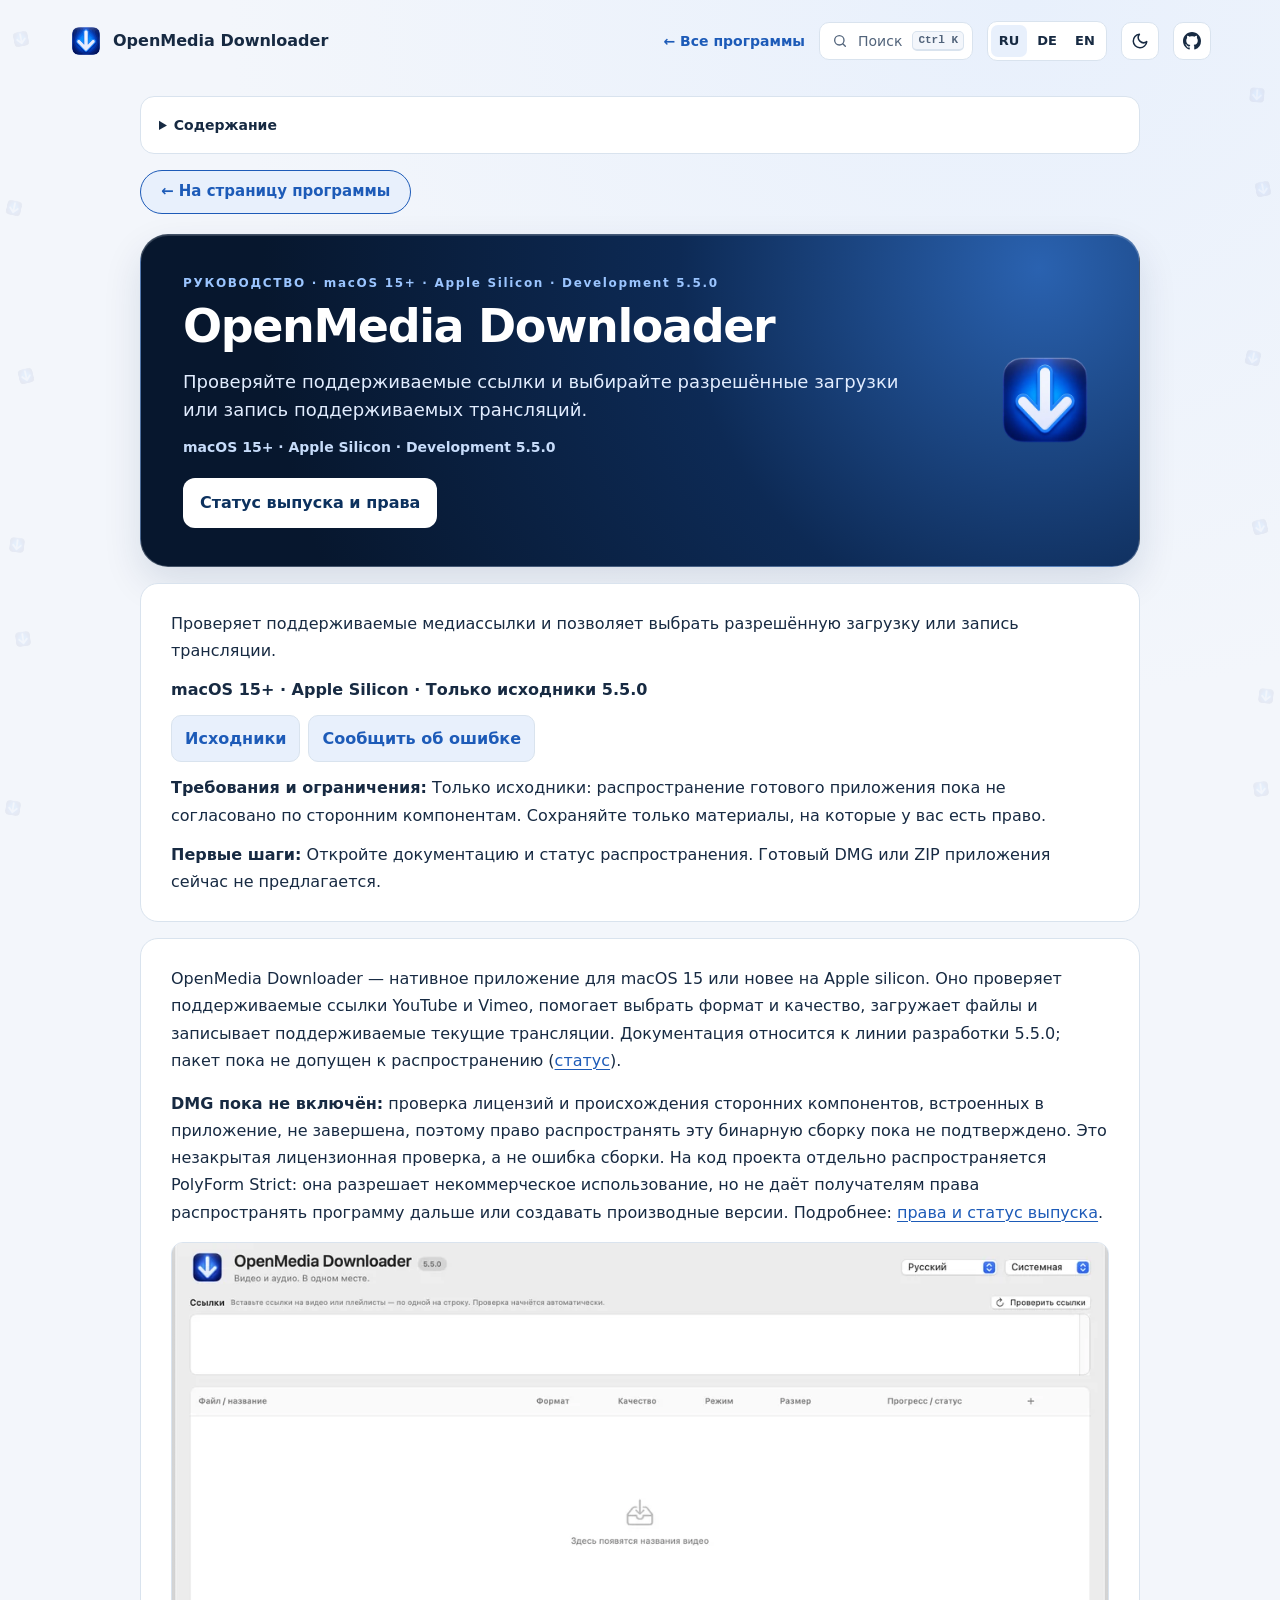
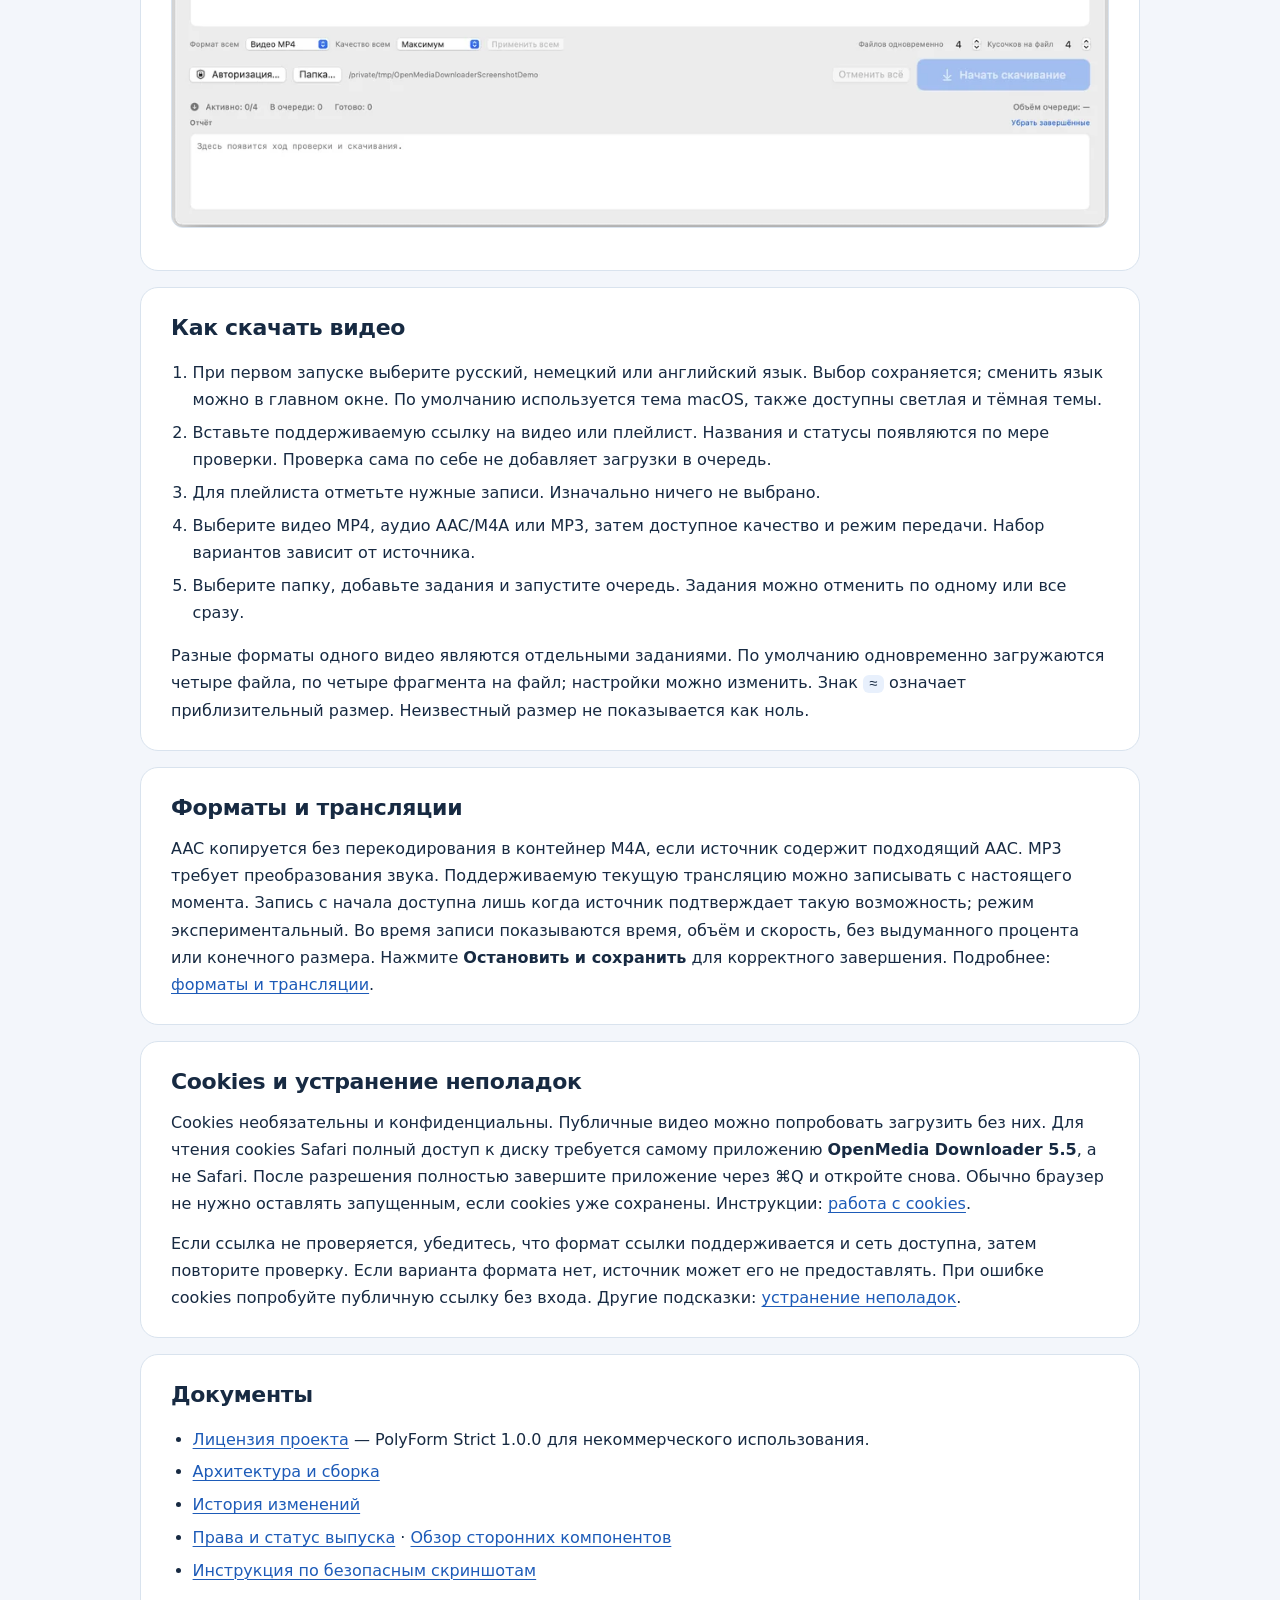
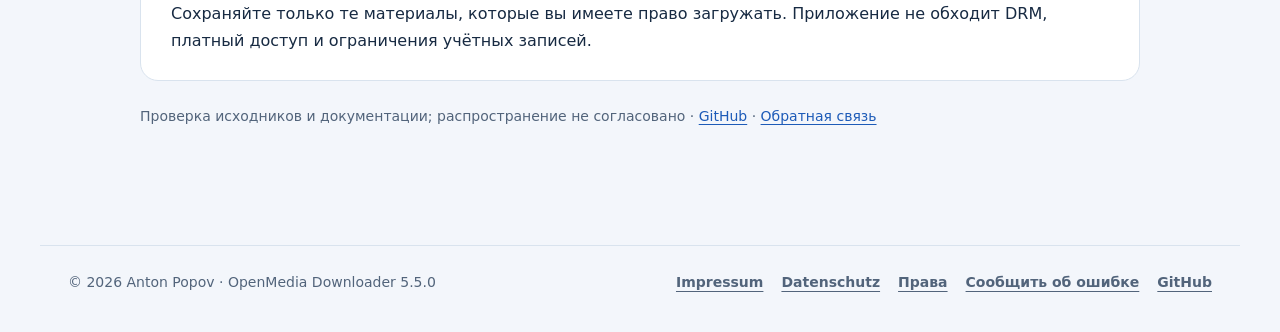
<file: Guide-ru.html>
<!doctype html><html lang="ru"><head><meta charset="utf-8"><meta name="viewport" content="width=device-width,initial-scale=1"><meta name="theme-color" content="#071a35"><meta name="description" content="Проверяйте поддерживаемые ссылки и выбирайте разрешённые загрузки или запись поддерживаемых трансляций."><title>OpenMedia Downloader — Руководство</title><style>:root{--ink:#14253d;--muted:#607087;--line:#dbe4f0;--blue:#1677ff;--panel:#fff;--canvas:#f3f6fb}
*{box-sizing:border-box}body{margin:0;background:var(--canvas);color:var(--ink);font:16px/1.72 -apple-system,BlinkMacSystemFont,"Segoe UI",sans-serif}a{color:#075dd1;text-decoration-thickness:1px;text-underline-offset:3px}a:hover{color:#003c91}.shell{width:min(100% - 36px,1000px);margin:0 auto;padding:24px 0 56px}.top{display:flex;align-items:center;justify-content:space-between;gap:18px;margin-bottom:20px}.brand{display:flex;align-items:center;gap:10px;color:var(--ink);font-weight:750;text-decoration:none}.brand-mark{display:grid;width:38px;height:38px;place-items:center;border-radius:12px;background:#e6f0ff;color:#075dd1;font-size:18px;font-weight:800}.brand img{width:38px;height:38px;object-fit:contain}nav{display:flex;gap:8px;flex-wrap:wrap}nav a{padding:7px 12px;border:1px solid var(--line);border-radius:999px;background:#fff;color:#34445b;text-decoration:none;font-size:14px;font-weight:650}nav a[aria-current=page]{background:#e6f0ff;border-color:#b8d3ff;color:#075dd1}.hero{display:grid;grid-template-columns:1fr 104px;gap:24px;align-items:center;padding:38px 42px;border-radius:28px;background:radial-gradient(circle at 90% 10%,#1f5cad 0,#102c55 34%,#07172e 76%);color:#fff;box-shadow:0 16px 38px #0b2b551f}.kicker{margin:0 0 8px;color:#9bc5ff;font-size:12px;letter-spacing:.14em;font-weight:750}.meta{margin:12px 0 0;color:#c7dcfa;font-size:14px;font-weight:650}h1{margin:0;font-size:clamp(30px,5vw,46px);line-height:1.12;letter-spacing:-.03em}.lead{max-width:720px;margin:15px 0 0;color:#e2edff;font-size:18px;line-height:1.55}.brand-mark-large{display:grid;width:92px;height:92px;place-items:center;border:1px solid #ffffff42;border-radius:24px;background:#ffffff12;color:#fff;font-size:38px;font-weight:800}.button{display:inline-block;margin-top:19px;padding:10px 16px;border:1px solid #ffffff5c;border-radius:12px;background:#fff;color:#0c315e;font-weight:700;text-decoration:none}.overview,.topic{margin:16px 0;padding:26px 30px;background:var(--panel);border:1px solid var(--line);border-radius:18px;box-shadow:0 5px 16px #0b2b5507}.overview p:first-child{margin-top:0}.overview img{display:block;max-width:100%;height:auto;margin:16px auto;border:1px solid var(--line);border-radius:12px}.overview table,.topic table{display:block;max-width:100%;overflow-x:auto;border-collapse:collapse}.overview th,.overview td,.topic th,.topic td{padding:8px 10px;border:1px solid var(--line);text-align:left}.topic h2{margin:0 0 12px;font-size:22px;line-height:1.3;letter-spacing:-.015em}.topic h3{margin:22px 0 8px;font-size:18px;line-height:1.35}.topic p{margin:0 0 12px}.topic p:last-child{margin-bottom:0}.topic ul,.topic ol{padding-left:1.35em}.topic li{margin:.35em 0}.topic th{background:#eef4fc}.topic pre{max-width:100%;overflow:auto;padding:16px;border-radius:12px;background:#0b1b31;color:#e5efff}.topic code{padding:.12em .35em;border-radius:5px;background:#edf2f8}.topic pre code{padding:0;background:transparent;color:inherit}.topic blockquote{margin:12px 0;padding:4px 16px;border-left:3px solid #8bbaff;color:var(--muted)}footer{margin-top:24px;padding:20px 10px;color:var(--muted);text-align:center;font-size:14px}@media(max-width:620px){.shell{width:min(100% - 22px,1000px);padding-top:12px}.top{align-items:flex-start;flex-direction:column}.hero{grid-template-columns:1fr 66px;padding:26px 22px;border-radius:20px;gap:12px}.brand-mark-large{width:66px;height:66px;font-size:28px;border-radius:18px}.lead{font-size:16px}.overview,.topic{padding:21px 19px}}@media print{body{background:#fff}.shell{width:100%;padding:0}.top nav,.button{break-inside:avoid}.hero,.topic,.overview{box-shadow:none}.topic{break-inside:avoid}}
/* Use the application's real artwork in the guide header. */
.brand-mark{display:grid;flex:none;width:38px;height:38px;place-items:center;overflow:hidden;border-radius:10px;background:#ffffff18}
.brand-mark img{display:block;width:100%;height:100%;padding:2px;object-fit:contain}
.brand-mark-large{display:grid;box-sizing:border-box;width:104px;height:104px;padding:8px;place-items:center;overflow:hidden;border:1px solid #ffffff48;border-radius:24px;background:#ffffff12;font-size:0}
.brand-mark-large img{display:block;width:100%;height:100%;object-fit:contain}
.brand-mark-large.preview-art img{padding:0;object-fit:cover}
@media(max-width:620px){.brand-mark-large{width:66px;height:66px;padding:5px;border-radius:18px}}

/* Let the app artwork stand on its own without an extra tile. */
.brand-mark,
.brand-mark-large,
.brand-mark-large.preview-art {
  padding: 0;
  border: 0;
  border-radius: 0;
  background: transparent;
  box-shadow: none;
}
.brand-mark img,
.brand-mark-large img,
.brand-mark-large.preview-art img {
  padding: 0;
  border: 0;
  border-radius: 0;
  background: transparent;
  box-shadow: none;
}
.release-summary code{overflow-wrap:anywhere}.release-actions{display:flex;gap:8px;flex-wrap:wrap}.release-link{display:inline-block;padding:9px 13px;border:1px solid #bdd1ed;border-radius:10px;background:#edf4ff;color:#0753ad;font-weight:650;text-decoration:none}.release-link:focus-visible{outline:3px solid #1677ff;outline-offset:3px}
</style><!-- ppk-head:start --><meta name="color-scheme" content="light dark"><link rel="icon" href="presentation-icon.png"><script src="assets/kit/kit-theme.js"></script><link rel="stylesheet" href="assets/kit/kit.css?v=2026.11.16-1"><script src="assets/kit/programs.js?v=2026.11.16-1" defer></script><script src="assets/kit/kit.js?v=2026.11.16-1" defer></script><link rel="stylesheet" href="guide-kit.css?v=2026.11.16-1-52d1c50a"><!-- ppk-head:end --></head><body class="ppk-page ppk-prose">
<!-- ppk-nav:start --><a class="ppk-skip" href="#main-content">К содержимому</a>
<div class="ppk-nav-wrap" id="ppk-nav-wrap">
  <nav class="ppk-nav" aria-label="Основная навигация">
    <a class="ppk-brand" href="index-ru.html"><img src="presentation-icon.png" alt="" width="34" height="34"><span>OpenMedia Downloader</span></a>
    <span class="ppk-spacer"></span>
    <a class="ppk-back" href="https://popovantondev.github.io/popovantondev/index-ru.html">← Все программы</a>
    <button class="ppk-search-btn" type="button" data-ppk-open-search aria-label="Поиск по программам"><span>Поиск</span><kbd>Ctrl K</kbd></button>
    <div class="ppk-langs"><a href="Guide-ru.html" lang="ru" hreflang="ru" aria-current="page">RU</a><a href="Guide-de.html" lang="de" hreflang="de">DE</a><a href="Guide-en.html" lang="en" hreflang="en">EN</a></div>
    <button class="ppk-icon-btn ppk-theme-btn" type="button" data-ppk-theme aria-label="Сменить тему"></button>
    <a class="ppk-icon-btn ppk-gh-btn" href="https://github.com/popovantondev/openmedia-downloader" aria-label="GitHub"></a>
  </nav>
</div><!-- ppk-nav:end -->
<div class="shell"><aside class="guide-tools"><details><summary>Содержание</summary><ol><li><a href="#section">Как скачать видео</a></li><li><a href="#section-1">Форматы и трансляции</a></li><li><a href="#cookies">Cookies и устранение неполадок</a></li><li><a href="#section-2">Документы</a></li></ol></details></aside>
<main id="main-content">
<!-- ppk-guide-home:start --><p class="guide-home"><a class="guide-home-link" href="index-ru.html">← На страницу программы</a></p><!-- ppk-guide-home:end -->
<section class="hero"><div><p class="kicker">РУКОВОДСТВО &#183; macOS 15+ &#183; Apple Silicon &#183; Development 5.5.0</p><h1>OpenMedia Downloader</h1><p class="lead">Проверяйте поддерживаемые ссылки и выбирайте разрешённые загрузки или запись поддерживаемых трансляций.</p><p class="meta">macOS 15+ &#183; Apple Silicon &#183; Development 5.5.0</p><a class="button" href="https://github.com/popovantondev/openmedia-downloader/releases">Статус выпуска и права</a></div><div class="brand-mark-large"><img src="assets/web/AppIcon.565da0a7.webp" alt="" width="1024" height="1024" decoding="async"></div></section>
<!-- public-release:start -->
<section class="topic release-summary" aria-label="Первые шаги">
<p>Проверяет поддерживаемые медиассылки и позволяет выбрать разрешённую загрузку или запись трансляции.</p>
<p><strong>macOS 15+ · Apple Silicon · Только исходники 5.5.0</strong></p>
<p class="release-actions"><a class="release-link" href="https://github.com/popovantondev/openmedia-downloader">Исходники</a> <a class="release-link" href="https://github.com/popovantondev/openmedia-downloader/issues/new/choose">Сообщить об ошибке</a></p>
<p><strong>Требования и ограничения:</strong> Только исходники: распространение готового приложения пока не согласовано по сторонним компонентам. Сохраняйте только материалы, на которые у вас есть право.</p>
<p><strong>Первые шаги:</strong> Откройте документацию и статус распространения. Готовый DMG или ZIP приложения сейчас не предлагается.</p>
</section>
<!-- public-release:end -->
<section class="overview">
<p>OpenMedia Downloader — нативное приложение для macOS 15 или новее на Apple silicon. Оно проверяет поддерживаемые ссылки YouTube и Vimeo, помогает выбрать формат и качество, загружает файлы и записывает поддерживаемые текущие трансляции. Документация относится к линии разработки 5.5.0; пакет пока не допущен к распространению (<a href="https://github.com/popovantondev/openmedia-downloader/blob/main/docs/RIGHTS_RU.md">статус</a>).</p>
<p><strong>DMG пока не включён:</strong> проверка лицензий и происхождения сторонних компонентов, встроенных в приложение, не завершена, поэтому право распространять эту бинарную сборку пока не подтверждено. Это незакрытая лицензионная проверка, а не ошибка сборки. На код проекта отдельно распространяется PolyForm Strict: она разрешает некоммерческое использование, но не даёт получателям права распространять программу дальше или создавать производные версии. Подробнее: <a href="https://github.com/popovantondev/openmedia-downloader/blob/main/docs/RIGHTS_RU.md">права и статус выпуска</a>.</p>
<p><a class="guide-full-image" href="assets/screenshots/ru/main-window.png" aria-label="Открыть изображение целиком"><img src="assets/web/main-window.418382d5.webp" alt="Главное окно OpenMedia Downloader на русском языке" width="2536" height="1584" loading="lazy" decoding="async" /></a></p>
</section><section class="topic"><h2 id="section">Как скачать видео</h2>
<ol>
<li>При первом запуске выберите русский, немецкий или английский язык. Выбор сохраняется; сменить язык можно в главном окне. По умолчанию используется тема macOS, также доступны светлая и тёмная темы.</li>
<li>Вставьте поддерживаемую ссылку на видео или плейлист. Названия и статусы появляются по мере проверки. Проверка сама по себе не добавляет загрузки в очередь.</li>
<li>Для плейлиста отметьте нужные записи. Изначально ничего не выбрано.</li>
<li>Выберите видео MP4, аудио AAC/M4A или MP3, затем доступное качество и режим передачи. Набор вариантов зависит от источника.</li>
<li>Выберите папку, добавьте задания и запустите очередь. Задания можно отменить по одному или все сразу.</li>
</ol>
<p>Разные форматы одного видео являются отдельными заданиями. По умолчанию одновременно загружаются четыре файла, по четыре фрагмента на файл; настройки можно изменить. Знак <code>≈</code> означает приблизительный размер. Неизвестный размер не показывается как ноль.</p>
</section><section class="topic"><h2 id="section-1">Форматы и трансляции</h2>
<p>AAC копируется без перекодирования в контейнер M4A, если источник содержит подходящий AAC. MP3 требует преобразования звука. Поддерживаемую текущую трансляцию можно записывать с настоящего момента. Запись с начала доступна лишь когда источник подтверждает такую возможность; режим экспериментальный. Во время записи показываются время, объём и скорость, без выдуманного процента или конечного размера. Нажмите <strong>Остановить и сохранить</strong> для корректного завершения. Подробнее: <a href="https://github.com/popovantondev/openmedia-downloader/blob/main/docs/FORMATS_AND_STREAMS_RU.md">форматы и трансляции</a>.</p>
</section><section class="topic"><h2 id="cookies">Cookies и устранение неполадок</h2>
<p>Cookies необязательны и конфиденциальны. Публичные видео можно попробовать загрузить без них. Для чтения cookies Safari полный доступ к диску требуется самому приложению <strong>OpenMedia Downloader 5.5</strong>, а не Safari. После разрешения полностью завершите приложение через ⌘Q и откройте снова. Обычно браузер не нужно оставлять запущенным, если cookies уже сохранены. Инструкции: <a href="https://github.com/popovantondev/openmedia-downloader/blob/main/docs/COOKIES_RU.md">работа с cookies</a>.</p>
<p>Если ссылка не проверяется, убедитесь, что формат ссылки поддерживается и сеть доступна, затем повторите проверку. Если варианта формата нет, источник может его не предоставлять. При ошибке cookies попробуйте публичную ссылку без входа. Другие подсказки: <a href="https://github.com/popovantondev/openmedia-downloader/blob/main/docs/TROUBLESHOOTING_RU.md">устранение неполадок</a>.</p>
</section><section class="topic"><h2 id="section-2">Документы</h2>
<ul>
<li><a href="https://github.com/popovantondev/openmedia-downloader/blob/main/LICENSE">Лицензия проекта</a> — PolyForm Strict 1.0.0 для некоммерческого использования.</li>
<li><a href="https://github.com/popovantondev/openmedia-downloader/blob/main/docs/ARCHITEKTUR_BUILD_RU.md">Архитектура и сборка</a></li>
<li><a href="https://github.com/popovantondev/openmedia-downloader/blob/main/CHANGELOG.ru.md">История изменений</a></li>
<li><a href="https://github.com/popovantondev/openmedia-downloader/blob/main/docs/RIGHTS_RU.md">Права и статус выпуска</a> · <a href="https://github.com/popovantondev/openmedia-downloader/blob/main/docs/THIRD_PARTY_OVERVIEW_RU.md">Обзор сторонних компонентов</a></li>
<li><a href="https://github.com/popovantondev/openmedia-downloader/blob/main/docs/SCREENSHOTS_RU.md">Инструкция по безопасным скриншотам</a></li>
</ul>
<p>Сохраняйте только те материалы, которые вы имеете право загружать. Приложение не обходит DRM, платный доступ и ограничения учётных записей.</p>
</section></main><div class="guide-note">Проверка исходников и документации; распространение не согласовано · <a href="https://github.com/popovantondev/openmedia-downloader">GitHub</a> · <a href="https://github.com/popovantondev/openmedia-downloader/issues/new/choose">Обратная связь</a></div></div>
<footer class="ppk-footer">
<span>© 2026 Anton Popov · OpenMedia Downloader 5.5.0</span>
<nav aria-label="Правовая информация"><a href="https://popovantondev.github.io/popovantondev/impressum.html">Impressum</a><a href="https://popovantondev.github.io/popovantondev/datenschutz.html">Datenschutz</a><a href="https://github.com/popovantondev/openmedia-downloader/blob/main/LICENSE">Права</a><a href="https://github.com/popovantondev/openmedia-downloader/issues/new/choose">Сообщить об ошибке</a><a href="https://github.com/popovantondev/openmedia-downloader">GitHub</a></nav>
</footer>
</body></html>
</file>
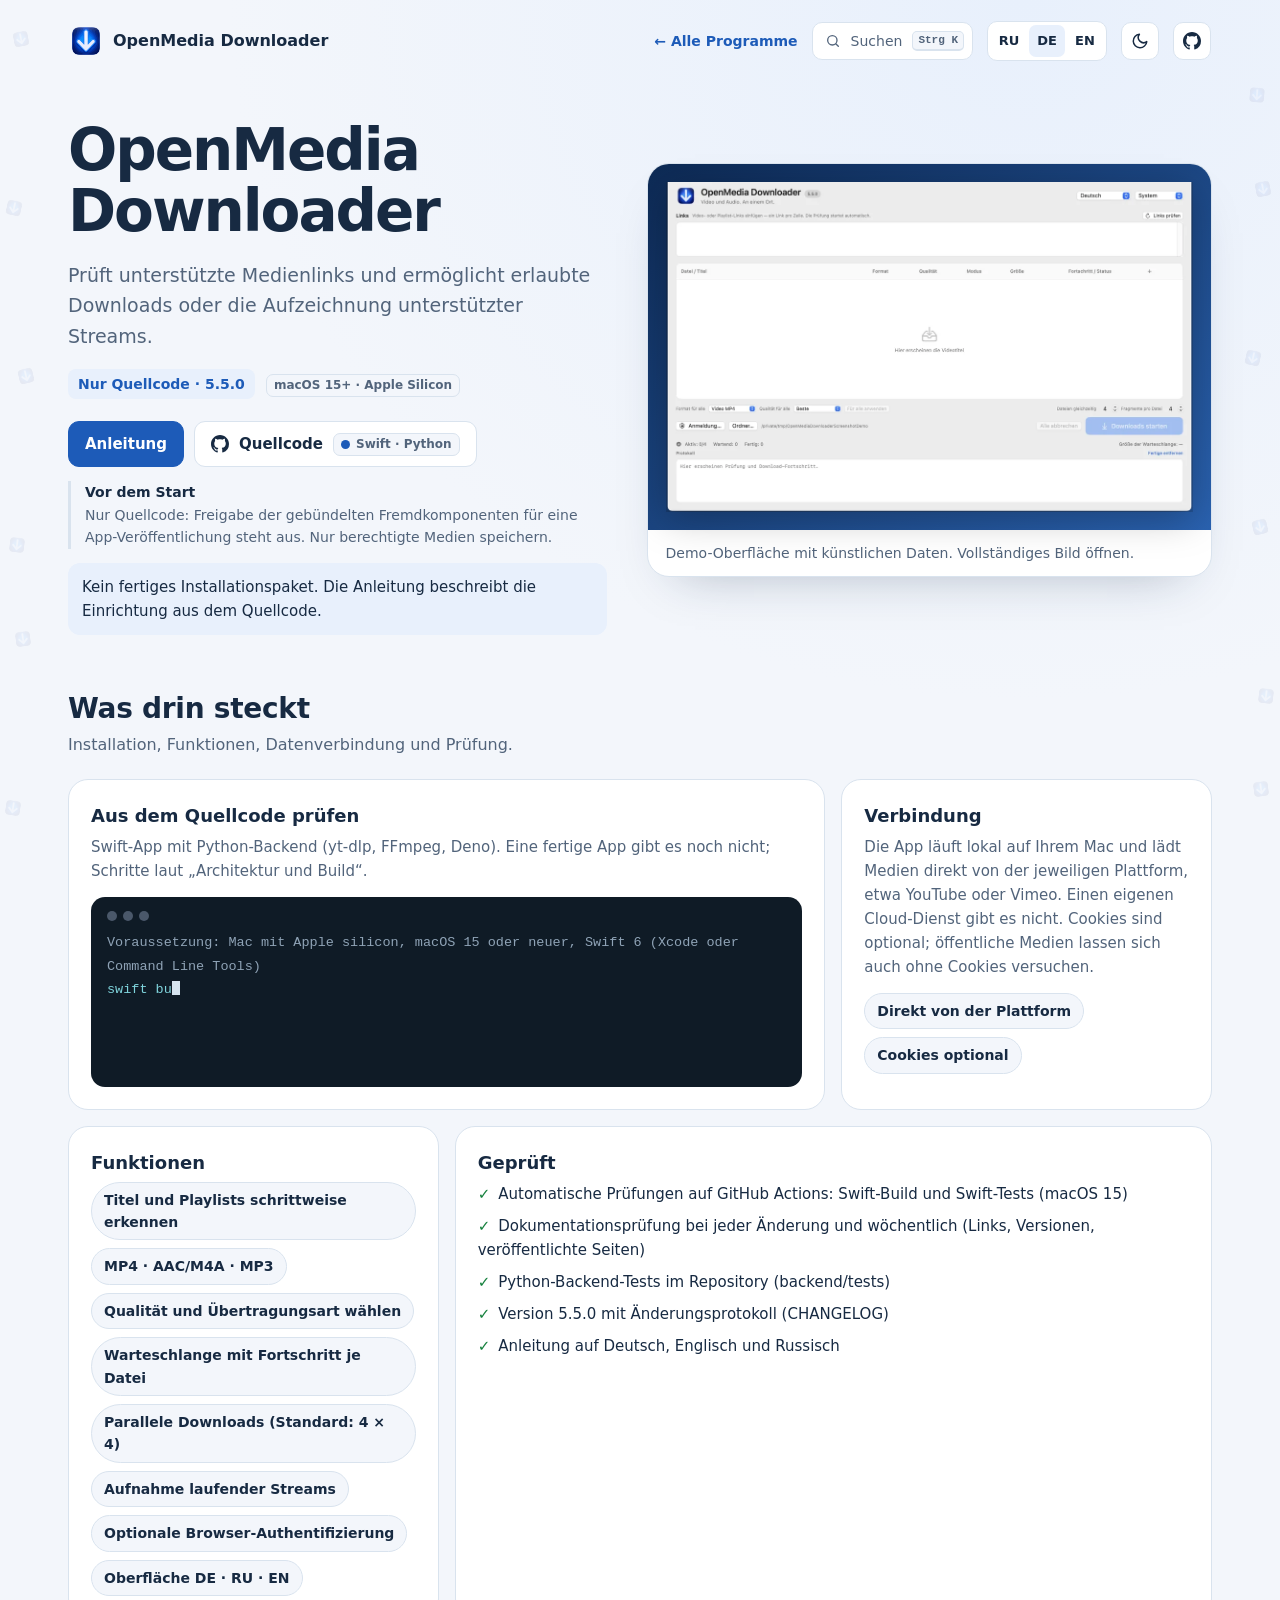
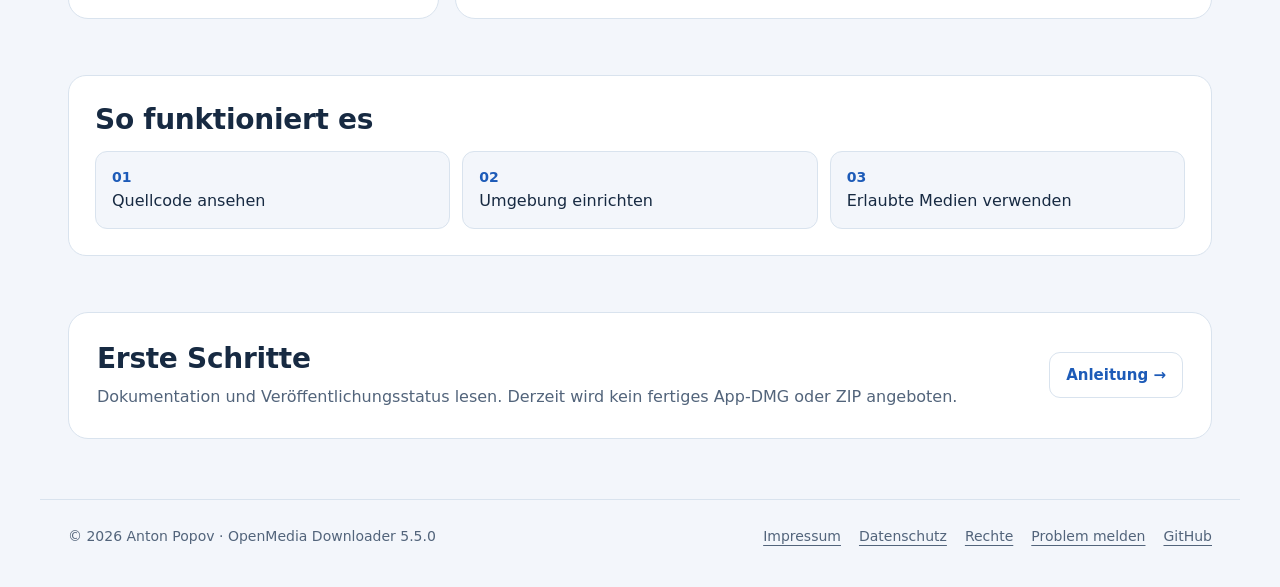
<file: index-de.html>
<!doctype html>
<html lang="de">
<head>
<meta charset="utf-8">
<meta name="viewport" content="width=device-width,initial-scale=1">
<script>location.replace('index.html'+location.hash)</script>
<meta http-equiv="refresh" content="0; url=index.html">
<link rel="canonical" href="https://popovantondev.github.io/openmedia-downloader/index.html">
<meta name="robots" content="noindex">
<title>OpenMedia Downloader — Weiterleitung</title>
</head>
<body>
<p>Diese Seite ist umgezogen: <a href="index.html">OpenMedia Downloader — Startseite</a></p>
<p><a href="index-en.html" lang="en" hreflang="en">English</a> · <a href="index-ru.html" lang="ru" hreflang="ru">Русский</a></p>
</body>
</html>
</file>
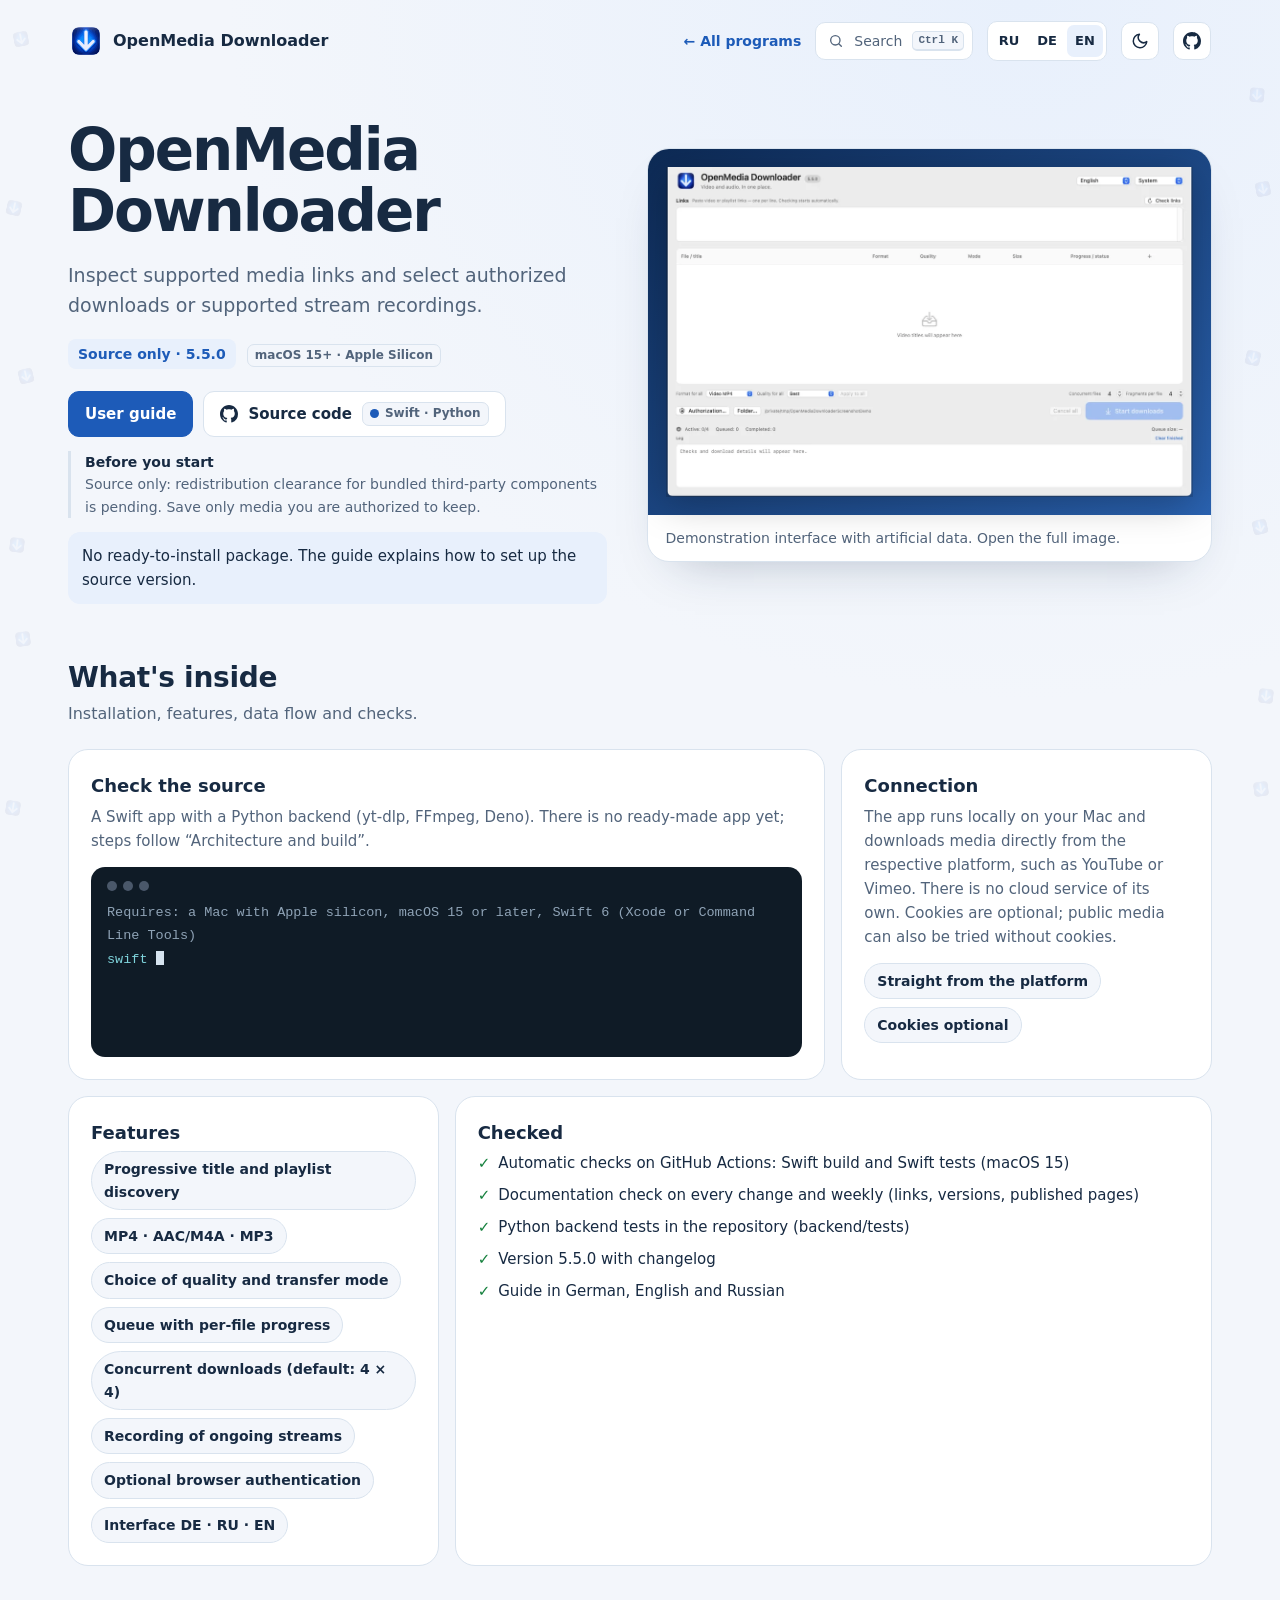
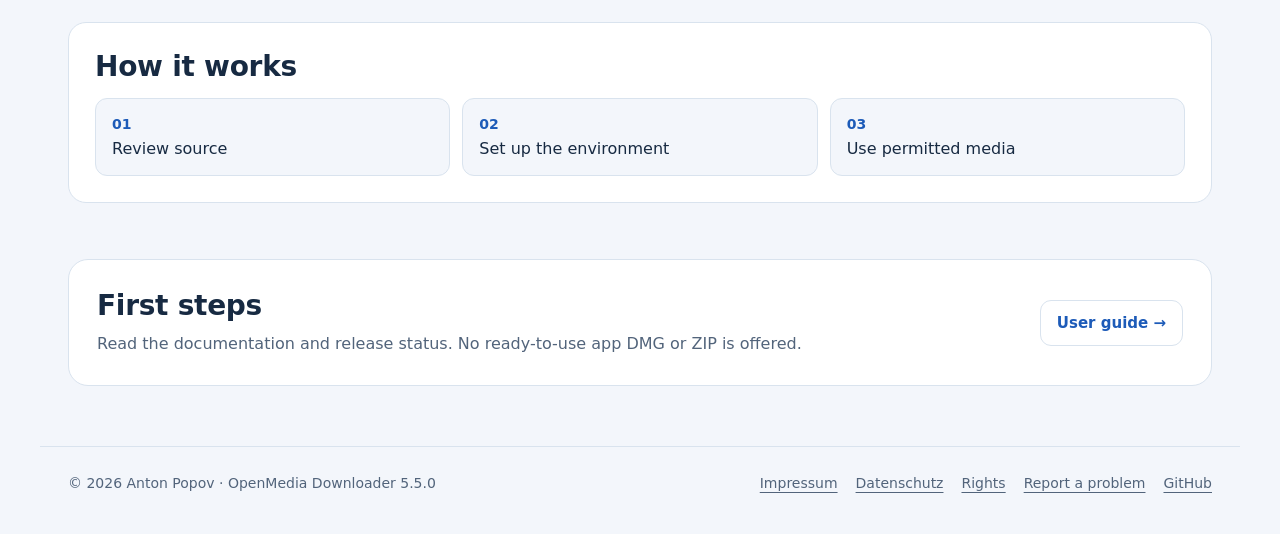
<file: index-en.html>
<!doctype html>
<html lang="en">
<head>
<meta charset="utf-8">
<meta name="viewport" content="width=device-width,initial-scale=1">
<meta name="color-scheme" content="light dark">
<meta name="description" content="Inspect supported media links and select authorized downloads or supported stream recordings.">
<title>OpenMedia Downloader — Inspect supported media links and select authorized downloads or supported stream recordings</title>
<link rel="icon" href="presentation-icon.png">
<script src="assets/kit/kit-theme.js"></script><link rel="stylesheet" href="assets/kit/kit.css?v=2026.11.16-1"><script src="assets/kit/programs.js?v=2026.11.16-1" defer></script><script src="assets/kit/kit.js?v=2026.11.16-1" defer></script>
<link rel="stylesheet" href="presentation.css?v=2026.11.16-1">
</head>
<body class="ppk-page">
<a class="ppk-skip" href="#main">Skip to content</a>
<div class="ppk-nav-wrap" id="ppk-nav-wrap">
  <nav class="ppk-nav" aria-label="Main navigation">
    <a class="ppk-brand" href="index-en.html"><img src="presentation-icon.png" alt="" width="34" height="34"><span>OpenMedia Downloader</span></a>
    <span class="ppk-spacer"></span>
    <a class="ppk-back" href="https://popovantondev.github.io/popovantondev/index-en.html">← All programs</a>
    <button class="ppk-search-btn" type="button" data-ppk-open-search aria-label="Search programs"><span>Search</span><kbd>Ctrl K</kbd></button>
    <div class="ppk-langs"><a href="index-ru.html" lang="ru" hreflang="ru">RU</a><a href="index.html" lang="de" hreflang="de">DE</a><a href="index-en.html" lang="en" hreflang="en" aria-current="page">EN</a></div>
    <button class="ppk-icon-btn ppk-theme-btn" type="button" data-ppk-theme aria-label="Switch colour scheme"></button>
    <a class="ppk-icon-btn ppk-gh-btn" href="https://github.com/popovantondev/openmedia-downloader" aria-label="GitHub"></a>
  </nav>
</div>
<main class="ppk-shell" id="main">
<div class="ppk-hero">
<div>

<h1>OpenMedia Downloader</h1>
<p class="ppk-lead">Inspect supported media links and select authorized downloads or supported stream recordings.</p>
<span class="ppk-status">Source only · 5.5.0</span> <span class="ppk-chip ppk-meta-chip">macOS 15+ · Apple Silicon</span>
<div class="ppk-actions">
<a class="ppk-btn ppk-btn-primary" href="Guide-en.html">User guide</a>
<a class="ppk-btn ppk-btn-gh" href="https://github.com/popovantondev/openmedia-downloader">Source code <span class="ppk-chip"><i class="ppk-dot"></i>Swift · Python</span></a>

</div>
<p class="ppk-requirements"><strong>Before you start</strong>Source only: redistribution clearance for bundled third-party components is pending. Save only media you are authorized to keep.</p>
<p class="ppk-notice">No ready-to-install package. The guide explains how to set up the source version.</p>
</div>
<figure class="ppk-preview">
<div class="ppk-stage"><a href="assets/screenshots/en/main-window.png"><img src="assets/web/main-window.f3fef7b5.webp" alt="OpenMedia Downloader — Demonstration interface with artificial data. Open the full image." decoding="async" width="2536" height="1584" fetchpriority="high"></a></div>
<figcaption>Demonstration interface with artificial data. Open the full image.</figcaption>
</figure>
</div>

<section class="ppk-bento-section ppk-section ppk-reveal">
<h2>What&#x27;s inside</h2>
<p class="ppk-sub">Installation, features, data flow and checks.</p>
<div class="ppk-bento">
<div class="ppk-tile ppk-wide"><h3>Check the source</h3><p>A Swift app with a Python backend (yt-dlp, FFmpeg, Deno). There is no ready-made app yet; steps follow “Architecture and build”.</p><div class="ppk-term" role="group" aria-label="Check the source"><div class="ppk-term-bar"><i></i><i></i><i></i></div><div class="ppk-term-out"><div class="ppk-dim">Requires: a Mac with Apple silicon, macOS 15 or later, Swift 6 (Xcode or Command Line Tools)</div><div class="ppk-ps">swift build</div><div class="ppk-ps">swift test</div><div class="ppk-dim">This builds and tests only the Swift components – no complete app, no real downloads</div></div></div></div>
<div class="ppk-tile"><h3>Connection</h3><p>The app runs locally on your Mac and downloads media directly from the respective platform, such as YouTube or Vimeo. There is no cloud service of its own. Cookies are optional; public media can also be tried without cookies.</p><div class="ppk-chips"><span>Straight from the platform</span><span>Cookies optional</span></div></div>
<div class="ppk-tile"><h3>Features</h3><div class="ppk-chips"><span>Progressive title and playlist discovery</span><span>MP4 · AAC/M4A · MP3</span><span>Choice of quality and transfer mode</span><span>Queue with per-file progress</span><span>Concurrent downloads (default: 4 × 4)</span><span>Recording of ongoing streams</span><span>Optional browser authentication</span><span>Interface DE · RU · EN</span></div></div>
<div class="ppk-tile ppk-wide"><h3>Checked</h3><ul class="ppk-checks"><li>Automatic checks on GitHub Actions: Swift build and Swift tests (macOS 15)</li><li>Documentation check on every change and weekly (links, versions, published pages)</li><li>Python backend tests in the repository (backend/tests)</li><li>Version 5.5.0 with changelog</li><li>Guide in German, English and Russian</li></ul></div>
</div>
</section>

<section class="ppk-section ppk-process ppk-reveal" aria-labelledby="process-title">
<h2 id="process-title">How it works</h2>
<ol class="ppk-flow"><li>Review source</li><li>Set up the environment</li><li>Use permitted media</li></ol>
</section>

<section class="ppk-section ppk-start ppk-reveal">
<div><h2>First steps</h2><p>Read the documentation and release status. No ready-to-use app DMG or ZIP is offered.</p></div>
<div class="ppk-actions"><a class="ppk-btn" href="Guide-en.html">User guide →</a></div>
</section>
</main>
<footer class="ppk-footer">
<span>© 2026 Anton Popov · OpenMedia Downloader 5.5.0</span>
<nav aria-label="Legal"><a href="https://popovantondev.github.io/popovantondev/impressum.html">Impressum</a><a href="https://popovantondev.github.io/popovantondev/datenschutz.html">Datenschutz</a><a href="https://github.com/popovantondev/openmedia-downloader/blob/main/LICENSE">Rights</a><a href="https://github.com/popovantondev/openmedia-downloader/issues/new/choose">Report a problem</a><a href="https://github.com/popovantondev/openmedia-downloader">GitHub</a></nav>
</footer>
</body>
</html>
</file>
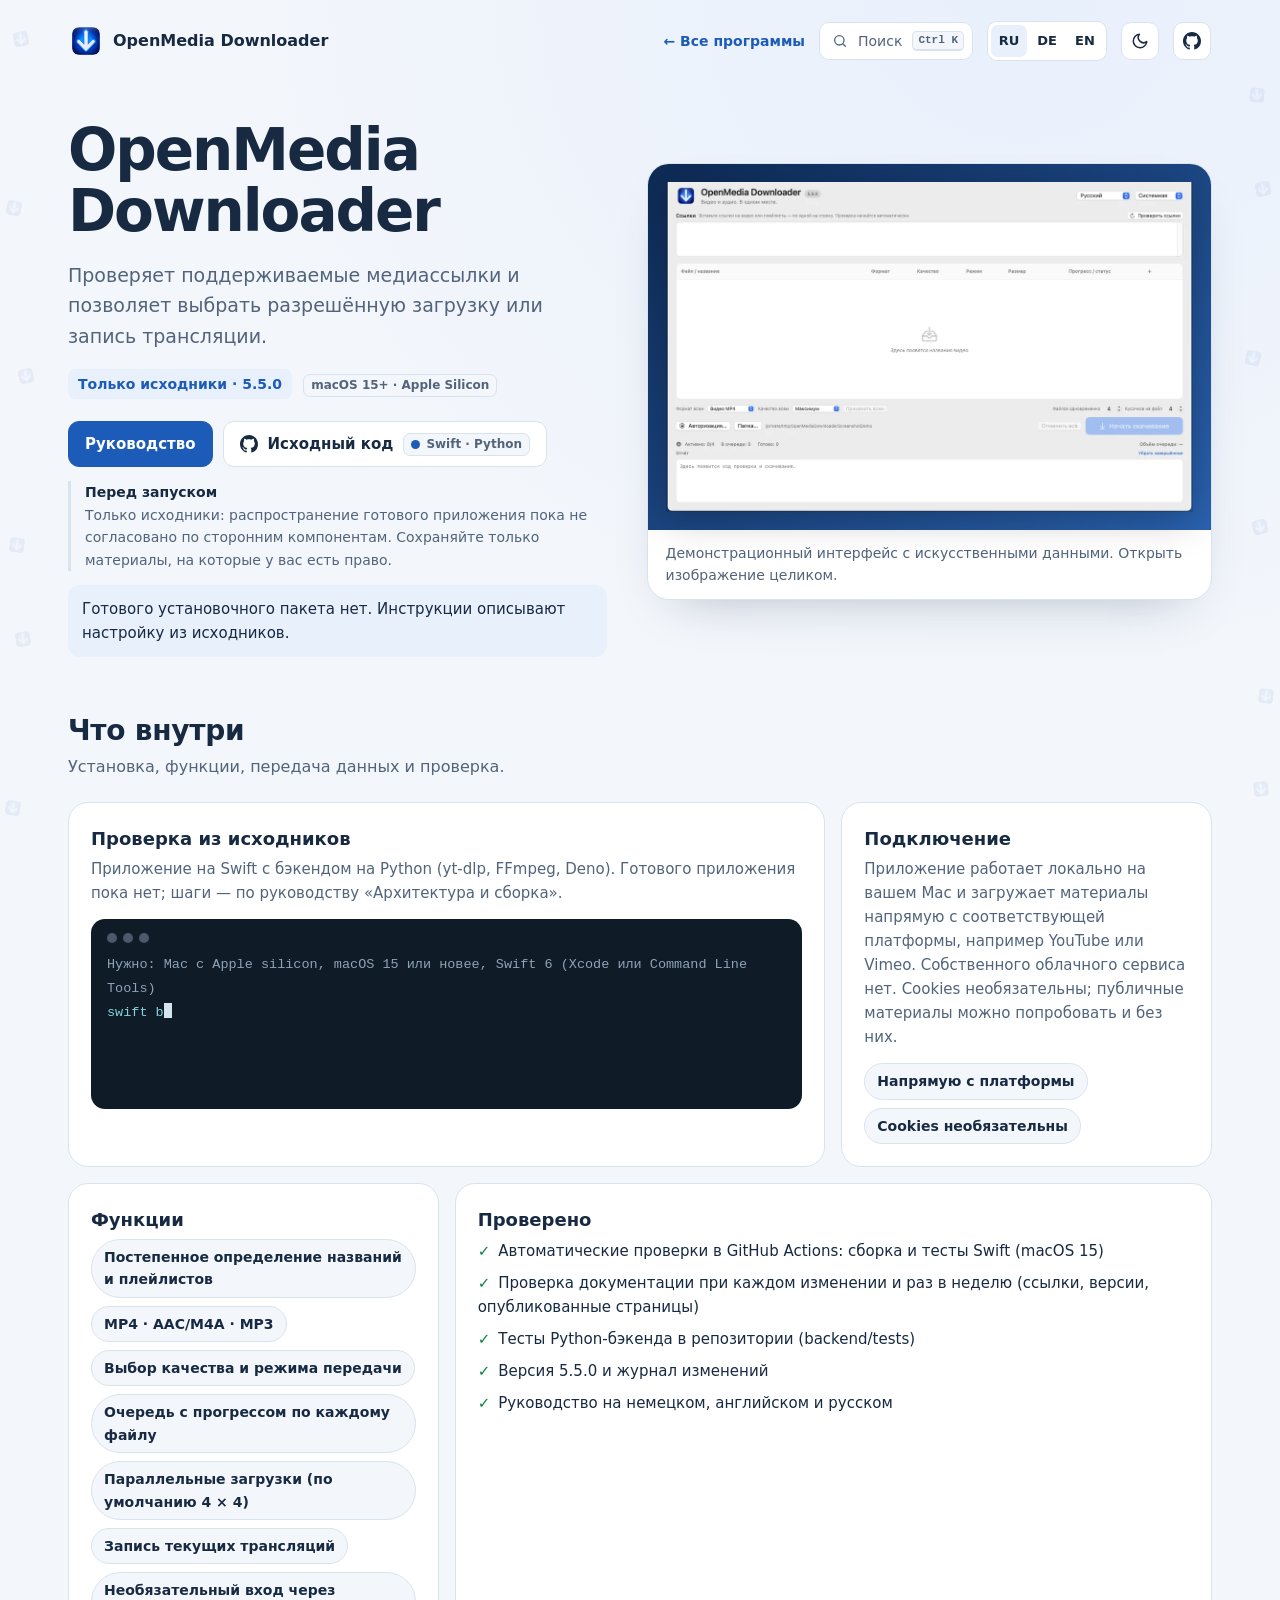
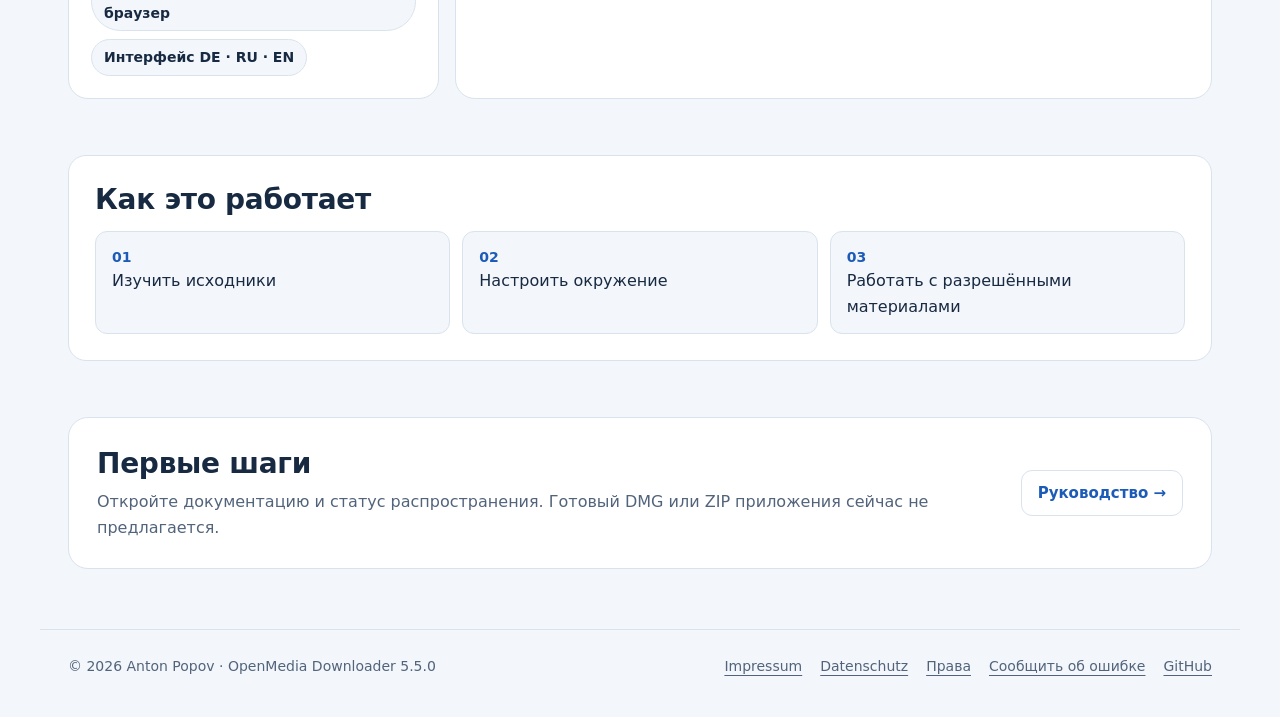
<file: index-ru.html>
<!doctype html>
<html lang="ru">
<head>
<meta charset="utf-8">
<meta name="viewport" content="width=device-width,initial-scale=1">
<meta name="color-scheme" content="light dark">
<meta name="description" content="Проверяет поддерживаемые медиассылки и позволяет выбрать разрешённую загрузку или запись трансляции.">
<title>OpenMedia Downloader — Проверяет поддерживаемые медиассылки и позволяет выбрать разрешённую загрузку или запись трансляции</title>
<link rel="icon" href="presentation-icon.png">
<script src="assets/kit/kit-theme.js"></script><link rel="stylesheet" href="assets/kit/kit.css?v=2026.11.16-1"><script src="assets/kit/programs.js?v=2026.11.16-1" defer></script><script src="assets/kit/kit.js?v=2026.11.16-1" defer></script>
<link rel="stylesheet" href="presentation.css?v=2026.11.16-1">
</head>
<body class="ppk-page">
<a class="ppk-skip" href="#main">К содержимому</a>
<div class="ppk-nav-wrap" id="ppk-nav-wrap">
  <nav class="ppk-nav" aria-label="Основная навигация">
    <a class="ppk-brand" href="index-ru.html"><img src="presentation-icon.png" alt="" width="34" height="34"><span>OpenMedia Downloader</span></a>
    <span class="ppk-spacer"></span>
    <a class="ppk-back" href="https://popovantondev.github.io/popovantondev/index-ru.html">← Все программы</a>
    <button class="ppk-search-btn" type="button" data-ppk-open-search aria-label="Поиск по программам"><span>Поиск</span><kbd>Ctrl K</kbd></button>
    <div class="ppk-langs"><a href="index-ru.html" lang="ru" hreflang="ru" aria-current="page">RU</a><a href="index.html" lang="de" hreflang="de">DE</a><a href="index-en.html" lang="en" hreflang="en">EN</a></div>
    <button class="ppk-icon-btn ppk-theme-btn" type="button" data-ppk-theme aria-label="Сменить тему"></button>
    <a class="ppk-icon-btn ppk-gh-btn" href="https://github.com/popovantondev/openmedia-downloader" aria-label="GitHub"></a>
  </nav>
</div>
<main class="ppk-shell" id="main">
<div class="ppk-hero">
<div>

<h1>OpenMedia Downloader</h1>
<p class="ppk-lead">Проверяет поддерживаемые медиассылки и позволяет выбрать разрешённую загрузку или запись трансляции.</p>
<span class="ppk-status">Только исходники · 5.5.0</span> <span class="ppk-chip ppk-meta-chip">macOS 15+ · Apple Silicon</span>
<div class="ppk-actions">
<a class="ppk-btn ppk-btn-primary" href="Guide-ru.html">Руководство</a>
<a class="ppk-btn ppk-btn-gh" href="https://github.com/popovantondev/openmedia-downloader">Исходный код <span class="ppk-chip"><i class="ppk-dot"></i>Swift · Python</span></a>

</div>
<p class="ppk-requirements"><strong>Перед запуском</strong>Только исходники: распространение готового приложения пока не согласовано по сторонним компонентам. Сохраняйте только материалы, на которые у вас есть право.</p>
<p class="ppk-notice">Готового установочного пакета нет. Инструкции описывают настройку из исходников.</p>
</div>
<figure class="ppk-preview">
<div class="ppk-stage"><a href="assets/screenshots/ru/main-window.png"><img src="assets/web/main-window.418382d5.webp" alt="OpenMedia Downloader — Демонстрационный интерфейс с искусственными данными. Открыть изображение целиком." decoding="async" width="2536" height="1584" fetchpriority="high"></a></div>
<figcaption>Демонстрационный интерфейс с искусственными данными. Открыть изображение целиком.</figcaption>
</figure>
</div>

<section class="ppk-bento-section ppk-section ppk-reveal">
<h2>Что внутри</h2>
<p class="ppk-sub">Установка, функции, передача данных и проверка.</p>
<div class="ppk-bento">
<div class="ppk-tile ppk-wide"><h3>Проверка из исходников</h3><p>Приложение на Swift с бэкендом на Python (yt-dlp, FFmpeg, Deno). Готового приложения пока нет; шаги — по руководству «Архитектура и сборка».</p><div class="ppk-term" role="group" aria-label="Проверка из исходников"><div class="ppk-term-bar"><i></i><i></i><i></i></div><div class="ppk-term-out"><div class="ppk-dim">Нужно: Mac с Apple silicon, macOS 15 или новее, Swift 6 (Xcode или Command Line Tools)</div><div class="ppk-ps">swift build</div><div class="ppk-ps">swift test</div><div class="ppk-dim">Собираются и проверяются только компоненты Swift – без полного приложения и без настоящих загрузок</div></div></div></div>
<div class="ppk-tile"><h3>Подключение</h3><p>Приложение работает локально на вашем Mac и загружает материалы напрямую с соответствующей платформы, например YouTube или Vimeo. Собственного облачного сервиса нет. Cookies необязательны; публичные материалы можно попробовать и без них.</p><div class="ppk-chips"><span>Напрямую с платформы</span><span>Cookies необязательны</span></div></div>
<div class="ppk-tile"><h3>Функции</h3><div class="ppk-chips"><span>Постепенное определение названий и плейлистов</span><span>MP4 · AAC/M4A · MP3</span><span>Выбор качества и режима передачи</span><span>Очередь с прогрессом по каждому файлу</span><span>Параллельные загрузки (по умолчанию 4 × 4)</span><span>Запись текущих трансляций</span><span>Необязательный вход через браузер</span><span>Интерфейс DE · RU · EN</span></div></div>
<div class="ppk-tile ppk-wide"><h3>Проверено</h3><ul class="ppk-checks"><li>Автоматические проверки в GitHub Actions: сборка и тесты Swift (macOS 15)</li><li>Проверка документации при каждом изменении и раз в неделю (ссылки, версии, опубликованные страницы)</li><li>Тесты Python-бэкенда в репозитории (backend/tests)</li><li>Версия 5.5.0 и журнал изменений</li><li>Руководство на немецком, английском и русском</li></ul></div>
</div>
</section>

<section class="ppk-section ppk-process ppk-reveal" aria-labelledby="process-title">
<h2 id="process-title">Как это работает</h2>
<ol class="ppk-flow"><li>Изучить исходники</li><li>Настроить окружение</li><li>Работать с разрешёнными материалами</li></ol>
</section>

<section class="ppk-section ppk-start ppk-reveal">
<div><h2>Первые шаги</h2><p>Откройте документацию и статус распространения. Готовый DMG или ZIP приложения сейчас не предлагается.</p></div>
<div class="ppk-actions"><a class="ppk-btn" href="Guide-ru.html">Руководство →</a></div>
</section>
</main>
<footer class="ppk-footer">
<span>© 2026 Anton Popov · OpenMedia Downloader 5.5.0</span>
<nav aria-label="Правовая информация"><a href="https://popovantondev.github.io/popovantondev/impressum.html">Impressum</a><a href="https://popovantondev.github.io/popovantondev/datenschutz.html">Datenschutz</a><a href="https://github.com/popovantondev/openmedia-downloader/blob/main/LICENSE">Права</a><a href="https://github.com/popovantondev/openmedia-downloader/issues/new/choose">Сообщить об ошибке</a><a href="https://github.com/popovantondev/openmedia-downloader">GitHub</a></nav>
</footer>
</body>
</html>
</file>
<file: assets/kit/kit.css>
/* popovantondev shared kit: tokens, header, search palette, components, footer.
   Everything is prefixed ppk-. Pages set their accent in their own CSS (see demo.html).
   Kit tokens have zero specificity (:where), so any page rule overrides them regardless of load order. */

/* ---------- tokens ---------- */
:where(:root){color-scheme:light;
  --ppk-bg:#f3f6fb;--ppk-panel:#ffffff;--ppk-ink:#172a42;--ppk-muted:#52647b;--ppk-line:#d9e3ee;
  --ppk-accent:#0f6f7c;--ppk-accent-ink:#ffffff;--ppk-tint:#e2f2f3;--ppk-hero:#0c3a45;--ppk-hero-end:#1b6b78;
  --ppk-glass:rgba(255,255,255,.76);--ppk-term:#0f1b26;--ppk-term-ink:#d6e4ef;--ppk-term-ps:#7fd4dc;--ppk-term-ok:#6ee787;--ppk-term-dim:#8fa3b6;
  --ppk-ok:#15803d;--ppk-ok-bg:#dcfce7;--ppk-ok-fg:#166534;--ppk-warn-bg:#fef3c7;--ppk-warn-fg:#92400e;
  --ppk-focus:#1a5fd0;--ppk-shadow:0 22px 50px -30px rgba(22,43,72,.35);
  --ppk-radius-s:8px;--ppk-radius-m:12px;--ppk-radius-l:20px;--ppk-radius-pill:999px;
  --ppk-font:system-ui,-apple-system,"Segoe UI",sans-serif;--ppk-mono:ui-monospace,"Cascadia Code",Consolas,monospace;--ppk-shell:1200px}
:where([data-theme="dark"]){color-scheme:dark;
  --ppk-bg:#0c131b;--ppk-panel:#131d28;--ppk-ink:#e5edf5;--ppk-muted:#9badbf;--ppk-line:#233142;
  --ppk-accent:#3cc1cc;--ppk-accent-ink:#03262b;--ppk-tint:#11343a;--ppk-hero:#082a32;--ppk-hero-end:#145a65;
  --ppk-glass:rgba(19,29,40,.76);--ppk-term:#070d13;--ppk-term-ink:#d6e4ef;--ppk-term-ps:#7fd4dc;--ppk-term-ok:#6ee787;--ppk-term-dim:#8fa3b6;
  --ppk-ok:#4ade80;--ppk-ok-bg:#14532d;--ppk-ok-fg:#bbf7d0;--ppk-warn-bg:#78350f;--ppk-warn-fg:#fde68a;
  --ppk-focus:#7ab8ff;--ppk-shadow:0 22px 50px -30px rgba(0,0,0,.7)}
@media (prefers-color-scheme:dark){:where(:root:not([data-theme])){color-scheme:dark;
  --ppk-bg:#0c131b;--ppk-panel:#131d28;--ppk-ink:#e5edf5;--ppk-muted:#9badbf;--ppk-line:#233142;
  --ppk-accent:#3cc1cc;--ppk-accent-ink:#03262b;--ppk-tint:#11343a;--ppk-hero:#082a32;--ppk-hero-end:#145a65;
  --ppk-glass:rgba(19,29,40,.76);--ppk-term:#070d13;--ppk-term-ink:#d6e4ef;--ppk-term-ps:#7fd4dc;--ppk-term-ok:#6ee787;--ppk-term-dim:#8fa3b6;
  --ppk-ok:#4ade80;--ppk-ok-bg:#14532d;--ppk-ok-fg:#bbf7d0;--ppk-warn-bg:#78350f;--ppk-warn-fg:#fde68a;
  --ppk-focus:#7ab8ff;--ppk-shadow:0 22px 50px -30px rgba(0,0,0,.7)}}

/* ---------- base (only inside pages that opt in with class ppk-page on body) ---------- */
.ppk-page{margin:0;background:radial-gradient(ellipse at 80% 0,var(--ppk-tint),transparent 55%),var(--ppk-bg);background-attachment:fixed;color:var(--ppk-ink);font:16px/1.6 var(--ppk-font);transition:background-color .3s,color .3s}
.ppk-page *,.ppk-page *::before,.ppk-page *::after{box-sizing:border-box}
:where(.ppk-page a){color:var(--ppk-accent);text-underline-offset:4px}
:where(.ppk-page img){max-width:100%;height:auto}
:where(.ppk-page button){font:inherit;color:inherit}
.ppk-page :focus-visible,.ppk-overlay :focus-visible,.ppk-nav-wrap :focus-visible,.ppk-footer :focus-visible{outline:3px solid var(--ppk-focus);outline-offset:3px}
:where(.ppk-page h1),.ppk-title{font-size:clamp(34px,4.6vw,58px);line-height:1.05;letter-spacing:-.035em;margin:14px 0 18px}
:where(.ppk-page h2),.ppk-h2{font-size:clamp(22px,2.4vw,28px);line-height:1.25;letter-spacing:-.01em;margin:0 0 6px}
.ppk-page [hidden],.ppk-overlay[hidden]{display:none!important}
.ppk-shell{max-width:var(--ppk-shell);margin:0 auto;padding:0 28px}
.ppk-section{margin:56px 0;position:relative}
.ppk-sub{color:var(--ppk-muted);margin:0 0 22px}
.ppk-sr-only{position:absolute!important;width:1px;height:1px;margin:-1px;padding:0;overflow:hidden;clip:rect(0 0 0 0);white-space:nowrap;border:0}
.ppk-skip{position:absolute;left:12px;top:-60px;z-index:200;background:var(--ppk-panel);color:var(--ppk-ink);border:2px solid var(--ppk-focus);border-radius:var(--ppk-radius-m);padding:8px 14px;font-weight:700;text-decoration:none}
.ppk-skip:focus{top:12px}
html.ppk-lock{overflow:hidden}

/* ---------- icons (CSS masks, work without JS and without inline SVG) ---------- */
.ppk-search-btn::before,.ppk-gh-btn::before,.ppk-theme-btn::before,.ppk-btn-gh::before{content:"";flex:none;background:currentColor;-webkit-mask:var(--ppk-ico) center/contain no-repeat;mask:var(--ppk-ico) center/contain no-repeat}
.ppk-search-btn::before{--ppk-ico:url("data:image/svg+xml,%3Csvg xmlns='http://www.w3.org/2000/svg' viewBox='0 0 24 24' fill='none' stroke='black' stroke-width='2' stroke-linecap='round'%3E%3Ccircle cx='11' cy='11' r='7'/%3E%3Cpath d='m20 20-3.5-3.5'/%3E%3C/svg%3E");width:16px;height:16px}
.ppk-gh-btn::before,.ppk-btn-gh::before{--ppk-ico:url("data:image/svg+xml,%3Csvg xmlns='http://www.w3.org/2000/svg' viewBox='0 0 16 16'%3E%3Cpath d='M8 0C3.58 0 0 3.58 0 8c0 3.54 2.29 6.53 5.47 7.59.4.07.55-.17.55-.38 0-.19-.01-.82-.01-1.49-2.01.37-2.53-.49-2.69-.94-.09-.23-.48-.94-.82-1.13-.28-.15-.68-.52-.01-.53.63-.01 1.08.58 1.23.82.72 1.21 1.87.87 2.33.66.07-.52.28-.87.51-1.07-1.78-.2-3.64-.89-3.64-3.95 0-.87.31-1.59.82-2.15-.08-.2-.36-1.02.08-2.12 0 0 .67-.21 2.2.82.64-.18 1.32-.27 2-.27.68 0 1.36.09 2 .27 1.53-1.04 2.2-.82 2.2-.82.44 1.1.16 1.92.08 2.12.51.56.82 1.27.82 2.15 0 3.07-1.87 3.75-3.65 3.95.29.25.54.73.54 1.48 0 1.07-.01 1.93-.01 2.2 0 .21.15.46.55.38A8.013 8.013 0 0 0 16 8c0-4.42-3.58-8-8-8z'/%3E%3C/svg%3E");width:18px;height:18px}
.ppk-theme-btn::before{--ppk-ico:url("data:image/svg+xml,%3Csvg xmlns='http://www.w3.org/2000/svg' viewBox='0 0 24 24' fill='none' stroke='black' stroke-width='2' stroke-linecap='round' stroke-linejoin='round'%3E%3Cpath d='M21 12.8A9 9 0 1 1 11.2 3a7 7 0 0 0 9.8 9.8z'/%3E%3C/svg%3E");width:18px;height:18px}
:root[data-theme="dark"] .ppk-theme-btn::before{--ppk-ico:url("data:image/svg+xml,%3Csvg xmlns='http://www.w3.org/2000/svg' viewBox='0 0 24 24' fill='none' stroke='black' stroke-width='2' stroke-linecap='round'%3E%3Ccircle cx='12' cy='12' r='4.5'/%3E%3Cpath d='M12 2v2M12 20v2M4.9 4.9l1.4 1.4M17.7 17.7l1.4 1.4M2 12h2M20 12h2M4.9 19.1l1.4-1.4M17.7 6.3l1.4-1.4'/%3E%3C/svg%3E")}
@media (prefers-color-scheme:dark){:root:not([data-theme]) .ppk-theme-btn::before{--ppk-ico:url("data:image/svg+xml,%3Csvg xmlns='http://www.w3.org/2000/svg' viewBox='0 0 24 24' fill='none' stroke='black' stroke-width='2' stroke-linecap='round'%3E%3Ccircle cx='12' cy='12' r='4.5'/%3E%3Cpath d='M12 2v2M12 20v2M4.9 4.9l1.4 1.4M17.7 17.7l1.4 1.4M2 12h2M20 12h2M4.9 19.1l1.4-1.4M17.7 6.3l1.4-1.4'/%3E%3C/svg%3E")}}
.ppk-search-btn:has(svg)::before,.ppk-icon-btn:has(svg)::before,.ppk-btn-gh:has(svg)::before{display:none}

/* ---------- header: static markup, JS only improves it ---------- */
.ppk-nav-wrap{position:sticky;top:0;z-index:40;padding:10px 0 0}
.ppk-nav-wrap.ppk-floating{padding-inline:8px}
.ppk-nav{position:relative;isolation:isolate;max-width:var(--ppk-shell);margin:0 auto;display:flex;align-items:center;gap:14px;padding:10px 28px;border:1px solid transparent;border-radius:0;font:14px/1.3 var(--ppk-font);color:var(--ppk-ink);transition:border-color .25s,border-radius .25s}
/* Glass pill is a separate layer: the header jump to the pill changes layout once, the glass, blur and shadow only fade in (opacity), so scrolling past the threshold stays cheap. */
.ppk-nav::before{content:"";position:absolute;inset:-1px;z-index:-1;border-radius:inherit;background:var(--ppk-glass);-webkit-backdrop-filter:blur(14px) saturate(1.4);backdrop-filter:blur(14px) saturate(1.4);box-shadow:0 10px 30px -18px rgba(0,0,0,.35);opacity:0;pointer-events:none;transition:opacity .25s}
.ppk-nav *,.ppk-nav *::before,.ppk-nav *::after{box-sizing:border-box}
.ppk-floating .ppk-nav{max-width:980px;padding:8px 10px 8px 16px;border-color:var(--ppk-line);border-radius:var(--ppk-radius-pill)}
.ppk-floating .ppk-nav::before{opacity:1}
.ppk-brand{display:flex;align-items:center;gap:10px;min-width:0;font-size:16px;font-weight:750;color:var(--ppk-ink);text-decoration:none;white-space:nowrap}
.ppk-brand img{width:34px;height:34px;flex:none;border-radius:9px}
.ppk-brand span{overflow:hidden;text-overflow:ellipsis;padding:3px 4px 3px 0;margin:-3px -4px -3px 0}
.ppk-spacer{flex:1}
.ppk-back{display:inline-flex;align-items:center;min-height:38px;font-size:14px;font-weight:650;color:var(--ppk-accent);text-decoration:none;white-space:nowrap}
.ppk-back:hover{text-decoration:underline;text-underline-offset:4px}
.ppk-search-btn{display:none;align-items:center;gap:10px;min-height:38px;padding:6px 8px 6px 12px;border:1px solid var(--ppk-line);border-radius:10px;background:var(--ppk-panel);color:var(--ppk-muted);font:inherit;font-size:14px;cursor:pointer;transition:border-color .2s}
.ppk-search-btn:hover{border-color:var(--ppk-accent)}
html.ppk-js .ppk-search-btn{display:flex}
.ppk-search-btn kbd,.ppk-kbd{font:600 11px/1 var(--ppk-mono);border:1px solid var(--ppk-line);border-bottom-width:2px;border-radius:5px;padding:3px 5px;color:var(--ppk-muted);background:var(--ppk-bg)}
.ppk-langs{display:flex;gap:2px;padding:3px;border:1px solid var(--ppk-line);border-radius:10px;background:var(--ppk-panel)}
.ppk-langs a{display:grid;place-items:center;min-width:36px;min-height:32px;border-radius:7px;color:var(--ppk-ink);font-size:13px;font-weight:700;text-decoration:none}
.ppk-langs a:hover{background:var(--ppk-bg)}
.ppk-langs a[aria-current]{background:var(--ppk-tint);color:var(--ppk-ink)}
.ppk-icon-btn{display:grid;place-items:center;width:38px;height:38px;padding:0;border:1px solid var(--ppk-line);border-radius:10px;background:var(--ppk-panel);color:var(--ppk-ink);text-decoration:none;cursor:pointer;transition:border-color .2s}
.ppk-icon-btn:hover{border-color:var(--ppk-accent)}
.ppk-icon-btn svg{width:18px;height:18px}
html:not(.ppk-js) .ppk-theme-btn{display:none}

/* ---------- hero parts ---------- */
.ppk-hero{display:grid;grid-template-columns:minmax(0,1fr) minmax(0,1.05fr);gap:40px;align-items:center;margin:34px 0 10px}
.ppk-hero>*{min-width:0}
.ppk-pill{display:inline-flex;align-items:center;gap:8px;max-width:100%;padding:4px 12px 4px 4px;border:1px solid var(--ppk-line);border-radius:var(--ppk-radius-pill);background:var(--ppk-panel);color:var(--ppk-ink);font-size:13px;text-decoration:none;transition:border-color .2s,transform .2s}
.ppk-pill:hover{border-color:var(--ppk-accent);transform:translateY(-1px)}
.ppk-pill .ppk-new{flex:none;background:var(--ppk-accent);color:var(--ppk-accent-ink);border-radius:var(--ppk-radius-pill);padding:2px 8px;font-weight:800;font-size:11px;letter-spacing:.04em}
.ppk-pill .ppk-more{color:var(--ppk-accent);font-weight:650;white-space:nowrap}
.ppk-lead{margin:0 0 18px;color:var(--ppk-muted);font-size:19px}
.ppk-status{display:inline-block;padding:4px 10px;border-radius:var(--ppk-radius-s);background:var(--ppk-tint);color:var(--ppk-accent);font-size:14px;font-weight:700}
.ppk-actions{display:flex;flex-wrap:wrap;align-items:center;gap:10px;margin:22px 0 14px}
.ppk-btn{display:inline-flex;align-items:center;gap:10px;min-height:46px;padding:10px 16px;border:1px solid var(--ppk-line);border-radius:11px;background:var(--ppk-panel);color:var(--ppk-accent);font-size:15px;font-weight:700;text-decoration:none;cursor:pointer;transition:transform .15s,box-shadow .2s,border-color .2s}
.ppk-btn:hover{transform:translateY(-1px);box-shadow:0 8px 20px -12px rgba(0,0,0,.35);border-color:var(--ppk-accent)}
.ppk-btn-primary{background:var(--ppk-accent);border-color:var(--ppk-accent);color:var(--ppk-accent-ink)}
.ppk-btn-gh{color:var(--ppk-ink)}
.ppk-chip{display:inline-flex;align-items:center;gap:6px;padding:1px 7px;border:1px solid var(--ppk-line);border-radius:7px;background:var(--ppk-bg);color:var(--ppk-muted);font-size:12px;font-weight:600}
.ppk-dot{display:inline-block;width:9px;height:9px;border-radius:50%;background:var(--ppk-accent)}
.ppk-requirements{margin:0;padding-left:14px;border-left:3px solid var(--ppk-line);color:var(--ppk-muted);font-size:14px}
.ppk-requirements strong{display:block;color:var(--ppk-ink)}
.ppk-preview{position:relative;margin:0;overflow:hidden;border:1px solid var(--ppk-line);border-radius:22px;background:var(--ppk-panel);box-shadow:var(--ppk-shadow)}
.ppk-stage{display:grid;place-items:center;padding:18px;background:linear-gradient(145deg,var(--ppk-hero),var(--ppk-hero-end))}
.ppk-stage img{display:block;width:auto;max-height:470px;filter:drop-shadow(0 8px 18px rgba(0,0,0,.25))}
.ppk-preview figcaption{padding:12px 18px;color:var(--ppk-muted);font-size:14px}

/* ---------- bento ---------- */
.ppk-bento{display:grid;grid-template-columns:repeat(3,minmax(0,1fr));gap:16px}
.ppk-tile{position:relative;min-width:0;overflow:hidden;padding:22px;border:1px solid var(--ppk-line);border-radius:var(--ppk-radius-l);background:var(--ppk-panel)}
.ppk-tile h3{margin:0 0 4px;font-size:18px}
.ppk-tile p{margin:0 0 14px;color:var(--ppk-muted);font-size:15px}
.ppk-wide{grid-column:span 2}
.ppk-term{min-height:178px;overflow:hidden;padding:14px 16px;border-radius:14px;background:var(--ppk-term);color:var(--ppk-term-ink);font:13.5px/1.75 var(--ppk-mono)}
.ppk-term-bar{display:flex;gap:6px;margin-bottom:10px}
.ppk-term-bar i{width:10px;height:10px;border-radius:50%;background:#4a586a}
.ppk-term-out>div{overflow-wrap:anywhere}
.ppk-term .ppk-ps{color:var(--ppk-term-ps)}
.ppk-term .ppk-ok{color:var(--ppk-term-ok)}
.ppk-term .ppk-dim{color:var(--ppk-term-dim)}
.ppk-cursor{display:inline-block;width:8px;height:1.05em;background:var(--ppk-term-ink);vertical-align:-2px;animation:ppk-blink 1s steps(1) infinite}
@keyframes ppk-blink{50%{opacity:0}}
.ppk-chips{display:flex;flex-wrap:wrap;gap:8px}
.ppk-chips span{padding:6px 12px;border:1px solid var(--ppk-line);border-radius:var(--ppk-radius-pill);background:var(--ppk-bg);font-size:14px;font-weight:600;transition:transform .2s,border-color .2s}
.ppk-chips span:hover{transform:translateY(-2px);border-color:var(--ppk-accent)}
.ppk-live{display:inline-flex;align-items:center;gap:8px;color:var(--ppk-ok);font-size:15px;font-weight:700}
.ppk-live::before{content:"";width:10px;height:10px;border-radius:50%;background:var(--ppk-ok);box-shadow:0 0 0 0 rgba(22,163,74,.55);animation:ppk-pulse 2s infinite}
@keyframes ppk-pulse{70%{box-shadow:0 0 0 10px rgba(22,163,74,0)}100%{box-shadow:0 0 0 0 rgba(22,163,74,0)}}
.ppk-checks{display:grid;gap:8px;margin:0;padding:0;list-style:none;font-size:15px}
.ppk-checks li{overflow-wrap:anywhere}
.ppk-checks li::before{content:"\2713";margin-right:8px;color:var(--ppk-ok);font-weight:800}

/* ---------- steps ---------- */
.ppk-process{padding:26px;border:1px solid var(--ppk-line);border-radius:18px;background:var(--ppk-panel)}
.ppk-flow{display:grid;grid-template-columns:repeat(3,minmax(0,1fr));gap:12px;margin:14px 0 0;padding:0;list-style:none;counter-reset:ppk-step}
.ppk-flow li{padding:14px 16px;border:1px solid var(--ppk-line);border-radius:var(--ppk-radius-m);background:var(--ppk-bg)}
.ppk-flow li::before{counter-increment:ppk-step;content:counter(ppk-step,decimal-leading-zero);display:block;color:var(--ppk-accent);font-size:14px;font-weight:700}

/* ---------- tabs and program cards ---------- */
.ppk-tabs{display:inline-flex;flex-wrap:wrap;gap:4px;padding:4px;border:1px solid var(--ppk-line);border-radius:14px;background:var(--ppk-panel)}
.ppk-tabs button{padding:8px 14px;min-height:38px;border:0;border-radius:10px;background:transparent;color:var(--ppk-muted);font-size:14px;font-weight:650;cursor:pointer;transition:background-color .2s,color .2s}
.ppk-tabs button:hover{color:var(--ppk-ink)}
.ppk-tabs button[aria-selected="true"]{background:var(--ppk-accent);color:var(--ppk-accent-ink)}
.ppk-app-grid{display:grid;grid-template-columns:repeat(auto-fill,minmax(230px,1fr));gap:12px;margin-top:16px}
.ppk-app-card{display:flex;align-items:flex-start;gap:12px;padding:14px;border:1px solid var(--ppk-line);border-radius:14px;background:var(--ppk-panel);color:var(--ppk-ink);text-decoration:none;animation:ppk-fade .35s ease both;transition:border-color .2s,transform .2s}
.ppk-app-card:hover{border-color:var(--ppk-accent);transform:translateY(-2px)}
.ppk-app-card img{flex:none;width:36px;height:36px;border-radius:9px}
.ppk-app-card b{display:block;font-size:15px}
.ppk-app-card small{display:block;color:var(--ppk-muted);font-size:13px;line-height:1.4}
@keyframes ppk-fade{from{opacity:0;transform:translateY(6px)}}

/* ---------- demo frame ---------- */
.ppk-demo{overflow:hidden;border:1px solid var(--ppk-line);border-radius:var(--ppk-radius-l);background:var(--ppk-panel);box-shadow:var(--ppk-shadow)}
.ppk-demo-head{display:flex;flex-wrap:wrap;align-items:center;gap:10px;padding:12px 16px;border-bottom:1px solid var(--ppk-line);font-weight:700}
.ppk-demo-label{margin-left:auto;padding:3px 10px;border-radius:var(--ppk-radius-pill);background:var(--ppk-warn-bg);color:var(--ppk-warn-fg);font-size:13px;font-weight:700}
.ppk-demo-body{display:grid;grid-template-columns:220px minmax(0,1fr);min-height:250px}
.ppk-demo-side{display:grid;align-content:start;gap:10px;padding:16px;border-right:1px solid var(--ppk-line);font-size:14px}
.ppk-field{padding:8px 10px;border:1px solid var(--ppk-line);border-radius:10px;background:var(--ppk-bg)}
.ppk-field small{display:block;color:var(--ppk-muted)}
.ppk-demo-main{min-width:0;padding:16px}
.ppk-rows{display:grid;gap:6px;margin:0 0 12px;padding:0;list-style:none}
.ppk-rows li{display:grid;grid-template-columns:minmax(0,1fr) auto;gap:10px;align-items:center;padding:8px 12px;border:1px solid var(--ppk-line);border-radius:10px;font-size:14px;animation:ppk-fade .3s ease both}
.ppk-rows li>:first-child{overflow-wrap:anywhere}
.ppk-badge{padding:2px 8px;border-radius:6px;background:var(--ppk-tint);color:var(--ppk-ink);font-size:12px;font-weight:700}
.ppk-badge-ok{background:var(--ppk-ok-bg);color:var(--ppk-ok-fg)}
.ppk-badge-warn{background:var(--ppk-warn-bg);color:var(--ppk-warn-fg)}
.ppk-progress{height:8px;margin:10px 0;overflow:hidden;border:1px solid var(--ppk-line);border-radius:99px;background:var(--ppk-bg)}
.ppk-progress i{display:block;width:0;height:100%;background:var(--ppk-accent);transition:width .25s linear}
.ppk-demo-empty{padding:24px 0;color:var(--ppk-muted);font-size:14px}
.ppk-demo-done{color:var(--ppk-ok);font-weight:700}

/* ---------- search palette (built by kit.js) ---------- */
.ppk-overlay{position:fixed;inset:0;z-index:100;display:grid;place-items:start center;padding:12vh 16px 16px;background:rgba(8,15,24,.55);-webkit-backdrop-filter:blur(3px);backdrop-filter:blur(3px);font:16px/1.5 var(--ppk-font);color:var(--ppk-ink)}
.ppk-overlay *,.ppk-overlay *::before,.ppk-overlay *::after{box-sizing:border-box}
.ppk-palette{width:min(620px,100%);overflow:hidden;border:1px solid var(--ppk-line);border-radius:16px;background:var(--ppk-panel);box-shadow:0 30px 80px -20px rgba(0,0,0,.5);animation:ppk-pop .18s ease}
@keyframes ppk-pop{from{opacity:0;transform:translateY(-8px) scale(.98)}}
.ppk-phead{display:flex;align-items:center;border-bottom:1px solid var(--ppk-line)}
.ppk-palette-input{flex:1;min-width:0;padding:16px 18px;border:0;background:transparent;color:var(--ppk-ink);font:inherit;font-size:17px;outline:none}
.ppk-palette-input::placeholder{color:var(--ppk-muted);opacity:1}
.ppk-overlay .ppk-palette-input:focus-visible{outline:none}
.ppk-phead:focus-within{box-shadow:inset 0 -2px 0 var(--ppk-focus)}
.ppk-pclose{margin-right:12px;padding:6px 8px;border:1px solid var(--ppk-line);border-radius:7px;background:var(--ppk-bg);color:var(--ppk-muted);font:600 12px/1 var(--ppk-mono);cursor:pointer}
.ppk-plist{max-height:min(420px,55vh);margin:0;padding:6px;overflow:auto;list-style:none}
.ppk-pitem{display:flex;align-items:center;gap:12px;padding:9px 10px;border-radius:10px;color:var(--ppk-ink);text-decoration:none}
.ppk-pitem[aria-selected="true"]{background:var(--ppk-tint);box-shadow:inset 3px 0 0 var(--ppk-accent)}
.ppk-pitem img,.ppk-pletter{flex:none;width:30px;height:30px;border-radius:8px}
.ppk-pletter{display:grid;place-items:center;background:var(--ppk-accent);color:var(--ppk-accent-ink);font-weight:800}
.ppk-ptext{min-width:0}
.ppk-pname{display:block;font-weight:650}
.ppk-ptext small{display:block;overflow:hidden;color:var(--ppk-muted);font-size:12px;text-overflow:ellipsis;white-space:nowrap}
.ppk-pempty{margin:0;padding:22px 18px;color:var(--ppk-muted)}
.ppk-pfoot{display:flex;gap:14px;padding:9px 14px;border-top:1px solid var(--ppk-line);color:var(--ppk-muted);font-size:12px}

/* ---------- footer ---------- */
.ppk-footer{display:flex;flex-wrap:wrap;justify-content:space-between;gap:12px 16px;max-width:var(--ppk-shell);margin:60px auto 0;padding:26px 28px 40px;border-top:1px solid var(--ppk-line);color:var(--ppk-muted);font:14px/1.5 var(--ppk-font)}
.ppk-footer nav{display:flex;flex-wrap:wrap;gap:6px 18px}
.ppk-footer a{color:var(--ppk-muted);text-decoration:underline;text-underline-offset:4px}
.ppk-footer a:hover{color:var(--ppk-ink)}

/* ---------- long text (Guide pages): opt in with class ppk-prose ---------- */
.ppk-prose{line-height:1.7}
.ppk-prose table{display:block;max-width:100%;overflow-x:auto;border-collapse:collapse}
.ppk-prose th,.ppk-prose td{padding:8px 12px;border:1px solid var(--ppk-line);text-align:left;vertical-align:top}
.ppk-prose th{background:var(--ppk-tint)}
.ppk-prose pre,.ppk-prose code{font-family:var(--ppk-mono);font-size:.92em}
.ppk-prose pre{max-width:100%;overflow-x:auto;padding:14px 16px;border-radius:var(--ppk-radius-m);background:var(--ppk-term);color:var(--ppk-term-ink)}
.ppk-prose :not(pre)>code{padding:1px 6px;border-radius:6px;background:var(--ppk-tint)}
.ppk-prose blockquote{margin:1em 0;padding:2px 16px;border-left:3px solid var(--ppk-accent);color:var(--ppk-muted)}

/* ---------- scroll reveal (hidden state only exists when JS runs) ---------- */
html.ppk-js .ppk-reveal:not(.ppk-in){opacity:0;transform:translateY(14px)}
.ppk-reveal{transition:opacity .6s ease,transform .6s ease}

/* ---------- small screens ---------- */
@media (max-width:900px){.ppk-hero{grid-template-columns:1fr}.ppk-bento{grid-template-columns:1fr 1fr}}
@media (max-width:640px){
  .ppk-shell,.ppk-footer{padding-left:16px;padding-right:16px}
  .ppk-nav{gap:8px;padding:8px 12px}
  .ppk-back{font-size:0;justify-content:center;width:38px;padding:0}
  .ppk-back::before{content:"\2190";font-size:20px}
  .ppk-search-btn span,.ppk-search-btn kbd{display:none}
  .ppk-search-btn{padding:0;width:38px;justify-content:center}
  .ppk-langs a{min-width:32px}
  .ppk-bento{grid-template-columns:1fr}
  .ppk-wide{grid-column:auto}
  .ppk-flow{grid-template-columns:1fr}
  .ppk-demo-body{grid-template-columns:1fr}
  .ppk-demo-side{border-right:0;border-bottom:1px solid var(--ppk-line)}
  .ppk-demo-label{margin-left:0}
  .ppk-pfoot{display:none}
  .ppk-overlay{padding-top:8vh}
}
/* Phones: touch targets 44 px, the header is two full rows (name + theme + GitHub, then [back] search + language switch that fills the rest),
   it scrolls away with the page instead of sticking (two rows would eat a seventh of the screen), long names wrap instead of being cut. */
@media (max-width:640px){
  .ppk-icon-btn{width:44px;height:44px}
  .ppk-search-btn{width:44px;min-height:44px}
  .ppk-back{width:44px;min-height:44px}
  .ppk-langs a{min-width:40px;min-height:40px}
  .ppk-brand{min-height:44px}
  .ppk-tabs button{min-height:44px}
  .ppk-pill{min-height:40px;font-size:13px;flex-wrap:wrap;row-gap:2px;border-radius:20px}
  .ppk-pill .ppk-more{white-space:normal}
  .ppk-field small{font-size:12px}
  .ppk-pill .ppk-new{font-size:12px}
  .ppk-footer a{display:inline-flex;align-items:center;justify-content:center;min-height:40px;min-width:44px}
  /* Guide table of contents and disclosure rows: finger-sized rows (guides with their own class names carry the same rule in their own CSS) */
  .ppk-page .ppk-contents a{display:inline-flex;align-items:center;min-height:44px;min-width:44px}
  .ppk-page details>summary{padding-block:11px}
  .ppk-pclose{min-width:44px;min-height:44px;margin-right:6px;font-size:13px}
  .ppk-chip{font-size:12px}
}
@media (max-width:560px){
  .ppk-nav-wrap{position:static}
  .ppk-nav{flex-wrap:wrap;row-gap:8px;gap:8px}
  .ppk-nav::after{content:"";order:4;flex-basis:100%;height:0;margin:-8px 0 0}
  .ppk-brand{order:1;flex:1 1 0;min-width:0;white-space:normal;font-size:16px;line-height:1.15}
  .ppk-brand>span{overflow:visible;text-overflow:clip}
  .ppk-theme-btn{order:2}
  .ppk-gh-btn{order:3}
  .ppk-back{order:5;width:auto;padding:0 6px 0 0;font-size:14px;justify-content:flex-start}
  .ppk-back::before{content:none}
  .ppk-search-btn{order:6}
  .ppk-nav:not(:has(.ppk-langs)) .ppk-search-btn{order:2}
  .ppk-langs{order:7;flex:1 1 0;min-width:0;padding:2px}
  .ppk-langs a{flex:1 1 0}
  .ppk-spacer{display:none}
  .ppk-floating .ppk-nav{border-radius:26px;padding:8px 10px}
  .ppk-tile{padding:18px}
}
@media (max-width:359px){
  .ppk-back{font-size:0;width:44px;padding:0;justify-content:center}
  .ppk-back::before{content:"\2190";font-size:20px}
}

@media (prefers-reduced-motion:reduce){
  .ppk-nav-wrap,.ppk-nav,.ppk-nav::before,.ppk-pill,.ppk-btn,.ppk-chips span,.ppk-app-card,.ppk-reveal,.ppk-progress i,.ppk-page{transition:none!important}
  .ppk-palette,.ppk-app-card,.ppk-rows li,.ppk-cursor,.ppk-live::before{animation:none!important}
  html.ppk-js .ppk-reveal:not(.ppk-in){opacity:1;transform:none}
}
@media (forced-colors:active){.ppk-pitem[aria-selected="true"]{outline:2px solid Highlight}.ppk-tabs button[aria-selected="true"]{outline:2px solid Highlight}}

/* side decor (kit.js builds it on screens >= 1280px; nothing without JS) */
.ppk-decor{display:none}
@media (min-width:1280px){
  .ppk-decor{display:block;position:fixed;inset:0;z-index:0;overflow:hidden;pointer-events:none;container-type:inline-size;opacity:0;transition:opacity 1.2s ease}
  .ppk-decor.ppk-decor-on{opacity:1}
  .ppk-decor-side{position:absolute;top:0;bottom:0;width:calc((100cqi - var(--ppk-decor-shell,var(--ppk-shell)))/2);animation:ppk-decor-drift 90s ease-in-out infinite alternate;will-change:transform}
  .ppk-decor-l{left:0}
  .ppk-decor-r{right:0;animation-direction:alternate-reverse}
  .ppk-decor-i{--ppk-sz:clamp(18px,calc(var(--ppk-k,1) * ((100cqi - var(--ppk-decor-shell,var(--ppk-shell)))/2 - 28px)),72px);position:absolute;top:var(--ppk-y,0);left:calc(var(--ppk-x,.5) * (100% - 1.2 * var(--ppk-sz)) + .1 * var(--ppk-sz));width:var(--ppk-sz);height:var(--ppk-sz);object-fit:contain;opacity:.06;transform:rotate(var(--ppk-r,0deg));user-select:none}
  [data-theme="dark"] .ppk-decor-i{opacity:.08}
}
@keyframes ppk-decor-drift{from{transform:translateY(-10px)}to{transform:translateY(10px)}}
@media print{.ppk-decor{display:none!important}}
@media (prefers-reduced-motion:reduce){.ppk-decor{transition:none}.ppk-decor-side{animation:none;will-change:auto}}
/* very narrow phones: the technology chip goes under the source-code label instead of beside it in two tall blocks */
@media (max-width:420px){.ppk-btn-gh{flex-wrap:wrap;row-gap:6px}.ppk-btn-gh .ppk-chip{flex:1 0 100%;justify-content:center;text-align:center}}
</file>
<file: presentation.css>
/* Page accent and page-only rules. Components and tokens come from assets/kit/kit.css. */
:root{--ppk-accent:#1d5bb8;--ppk-tint:#e8f0fc;--ppk-hero:#0d2a55;--ppk-hero-end:#2a62b0}
:root[data-theme="dark"]{--ppk-accent:#7db4f0;--ppk-accent-ink:#07203f;--ppk-tint:#12263f;--ppk-hero:#0d2a55;--ppk-hero-end:#2a62b0}
@media (prefers-color-scheme:dark){:root:not([data-theme]){--ppk-accent:#7db4f0;--ppk-accent-ink:#07203f;--ppk-tint:#12263f;--ppk-hero:#0d2a55;--ppk-hero-end:#2a62b0}}
.ppk-meta-chip{margin-left:6px}
.ppk-start{display:grid;grid-template-columns:minmax(0,1fr) auto;gap:24px;align-items:center;padding:28px;border:1px solid var(--ppk-line);border-radius:var(--ppk-radius-l);background:var(--ppk-panel)}
.ppk-start h2{margin:0 0 8px}.ppk-start p{margin:0;color:var(--ppk-muted)}.ppk-start .ppk-actions{margin:0}
.ppk-notice{margin:14px 0 0;padding:12px 14px;border-radius:var(--ppk-radius-m);background:var(--ppk-tint);color:var(--ppk-ink);font-size:15px}
.ppk-stage a{display:grid;place-items:center;max-width:100%}
@media (max-width:760px){.ppk-start{grid-template-columns:1fr;padding:22px}}
</file>
<file: guide-kit.css>
/* Accent of the program. */
:root{--ppk-accent:#1d5bb8;--ppk-tint:#e8f0fc;--ppk-hero:#0d2a55;--ppk-hero-end:#2a62b0}
:root[data-theme="dark"]{--ppk-accent:#7db4f0;--ppk-accent-ink:#07203f;--ppk-tint:#12263f;--ppk-hero:#0d2a55;--ppk-hero-end:#2a62b0}
@media (prefers-color-scheme:dark){:root:not([data-theme]){--ppk-accent:#7db4f0;--ppk-accent-ink:#07203f;--ppk-tint:#12263f;--ppk-hero:#0d2a55;--ppk-hero-end:#2a62b0}}
/* Guide pages: the shared kit supplies tokens, header and footer; this file maps the older guide palette onto them. */
:root{--ink:var(--ppk-ink);--muted:var(--ppk-muted);--line:var(--ppk-line);--blue:var(--ppk-accent);--panel:var(--ppk-panel);--canvas:var(--ppk-bg)}
body.ppk-page{overflow-wrap:anywhere}
.ppk-page .shell a{color:var(--ppk-accent)}
.ppk-page .shell a:hover{color:var(--ppk-ink)}
.ppk-page .shell a.button,.ppk-page .shell a.button:hover{color:#0c315e}
.ppk-page .shell a.release-link{border-color:var(--ppk-line);background:var(--ppk-tint);color:var(--ppk-accent)}
.ppk-page .shell a.release-link:hover{color:var(--ppk-ink)}
.ppk-page .topic th{background:var(--ppk-tint)}
.ppk-page .topic code{background:var(--ppk-tint)}
.ppk-page .topic pre code{background:none}
.ppk-page .topic blockquote{border-left-color:var(--ppk-accent)}
.ppk-page figure{border-color:var(--ppk-line);background:var(--ppk-panel)}
.ppk-page .overview,.ppk-page .topic{box-shadow:none}
.ppk-page .guide-note{margin:24px 0 0;color:var(--ppk-muted);font-size:14px}
.ppk-page .shell img{max-width:100%;height:auto}
.ppk-page .shell pre{max-width:100%;overflow:auto}
.ppk-page .shell table{display:block;max-width:100%;overflow-x:auto}
.ppk-page .shell h1,.ppk-page .shell h2,.ppk-page .shell h3,.ppk-page .shell p,.ppk-page .shell li{overflow-wrap:anywhere}
.guide-tools{box-sizing:border-box;margin:0 0 16px;padding:6px 18px;border:1px solid var(--ppk-line);border-radius:14px;background:var(--ppk-panel);color:var(--ppk-ink);font:14px/1.6 var(--ppk-font)}
.guide-tools summary{cursor:pointer;min-height:44px;display:list-item;line-height:44px;font-weight:650}
.guide-tools ol{display:grid;grid-template-columns:repeat(2,minmax(0,1fr));gap:4px 24px;margin:4px 0 12px;padding-left:22px}
.guide-tools li{min-width:0;overflow-wrap:anywhere}
.guide-full-image{display:block;max-width:100%;text-align:center}.guide-full-image img{object-fit:contain}
.ppk-page a:focus-visible,.ppk-page button:focus-visible,.ppk-page summary:focus-visible{outline:3px solid var(--ppk-focus);outline-offset:4px}
/* The guides' own `nav` rules must not restyle the kit header and footer. */
.ppk-nav-wrap .ppk-brand,.ppk-nav-wrap .ppk-back{padding:0;border:0;border-radius:0;background:none}
.ppk-nav-wrap .ppk-langs a{padding:0;border:0;background:transparent}
.ppk-nav-wrap .ppk-langs a:hover{background:var(--ppk-bg)}
.ppk-nav-wrap .ppk-langs a[aria-current]{background:var(--ppk-tint)}
.ppk-nav-wrap .ppk-nav{flex-wrap:nowrap}
.ppk-footer nav a{padding:0;border:0;border-radius:0;background:none;font-size:inherit}
@media(max-width:760px){.guide-tools ol{grid-template-columns:1fr}.ppk-page .shell{width:min(100% - 32px,1000px)}body .hero figure{display:block!important}}
@media(max-width:520px){.ppk-nav-wrap .ppk-nav{flex-wrap:wrap}}
@media(prefers-reduced-motion:reduce){html{scroll-behavior:auto!important}*,*:before,*:after{animation:none!important;transition:none!important}}
.guide-home{margin:0 0 20px}
body.ppk-page a.guide-home-link{display:inline-flex;align-items:center;min-height:44px;padding:10px 20px;border:1px solid var(--ppk-accent);border-radius:999px;background:var(--ppk-tint);color:var(--ppk-accent);font-size:15px;font-weight:700;line-height:1.3;text-decoration:none}
body.ppk-page a.guide-home-link:hover{background:var(--ppk-accent);color:var(--ppk-accent-ink,#fff)}
/* The guide hero follows the accent of the program. */
.ppk-page .hero{background:radial-gradient(circle at 90% 10%,var(--ppk-hero-end) 0,var(--ppk-hero) 38%,#07172e 82%);border:1px solid #c9d6e84d;box-shadow:inset 0 1px 0 #ffffff29,0 16px 38px #0b2b551f}
.ppk-page .hero .kicker{color:#9bc5ff}
.ppk-page .hero .meta{color:#c7dcfa}
.ppk-page .hero .lead{color:#e2edff}
</file>
